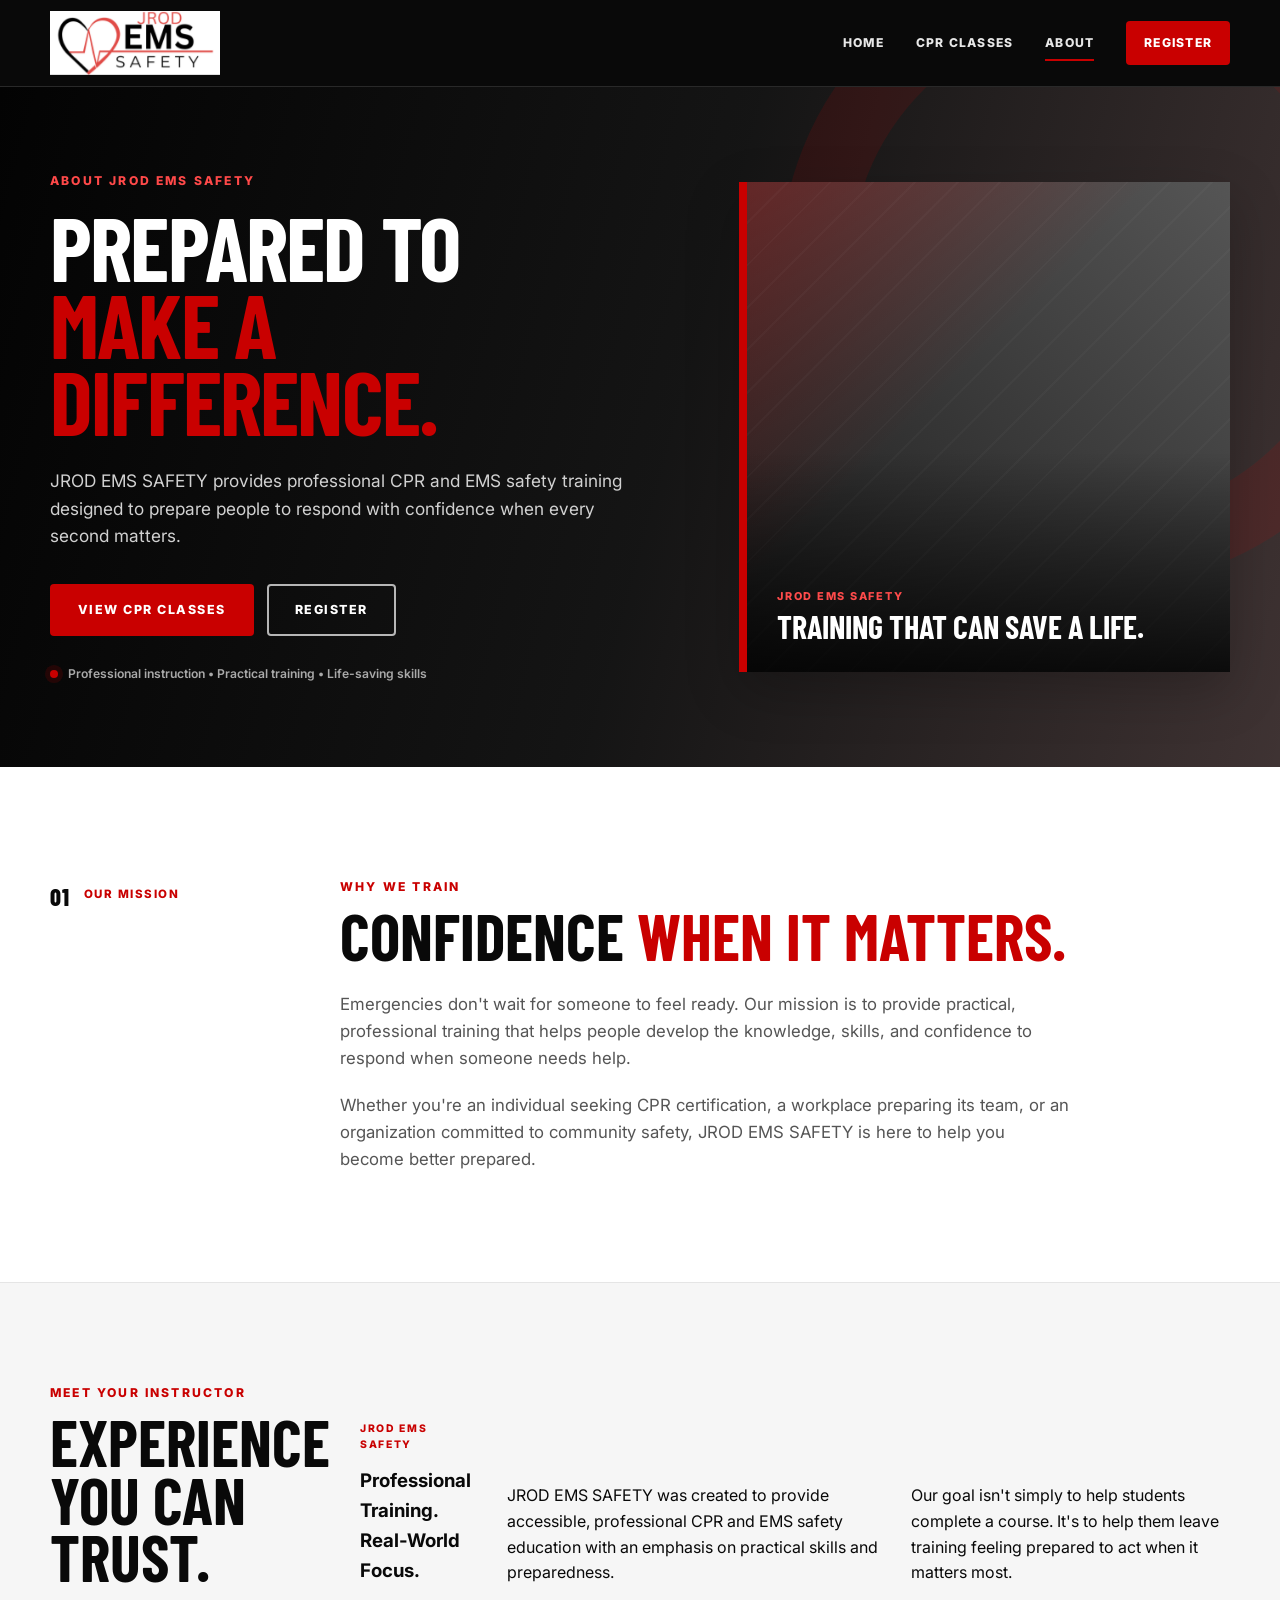
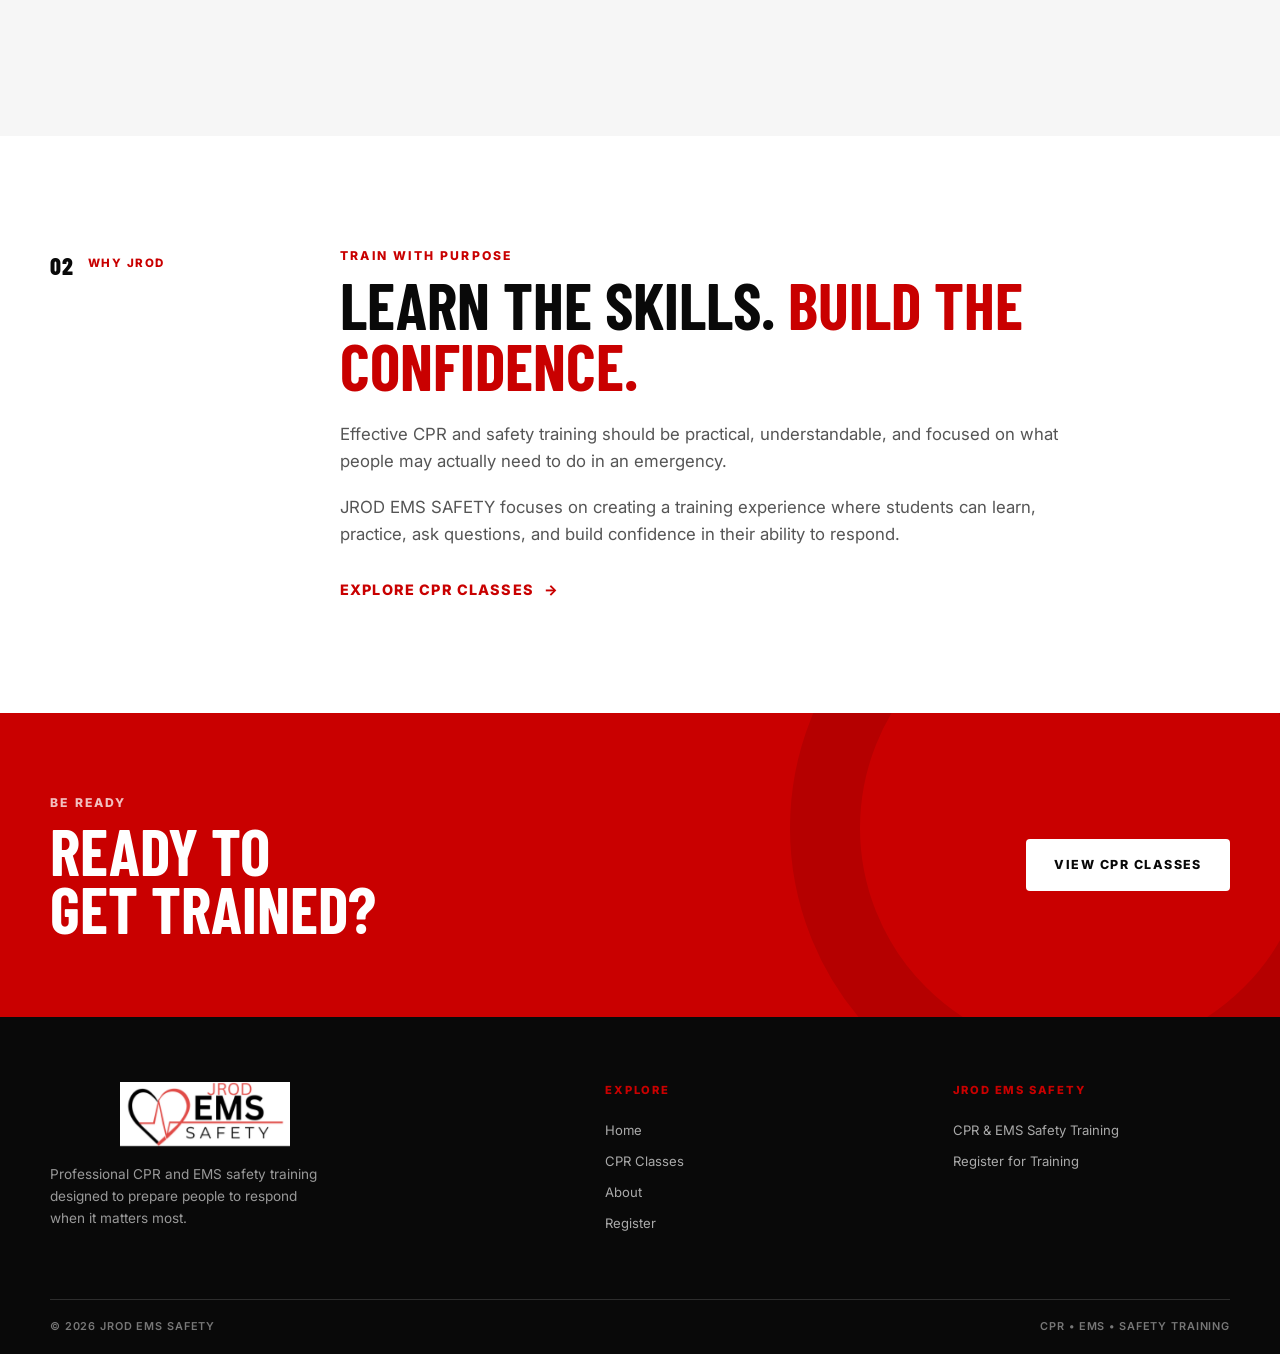
<file: about.html>
<!DOCTYPE html>
<html lang="en">
<head>
  <meta charset="UTF-8">
  <meta name="viewport" content="width=device-width, initial-scale=1.0">

  <meta
    name="description"
    content="Learn about JROD EMS SAFETY, our mission, and our commitment to professional CPR and EMS safety training."
  >

  <title>About | JROD EMS SAFETY</title>

  <!-- Fonts -->
  <link rel="preconnect" href="https://fonts.googleapis.com">
  <link rel="preconnect" href="https://fonts.gstatic.com" crossorigin>

  <link
    href="https://fonts.googleapis.com/css2?family=Barlow+Condensed:wght@500;600;700&family=Inter:wght@400;500;600;700;800&display=swap"
    rel="stylesheet"
  >

  <!-- Existing Site Styles -->
  <link rel="stylesheet" href="style.css">
</head>

<body>

  <!-- =========================================================
       HEADER
  ========================================================== -->
<header class="site-header">
    <div class="header-inner">

        <a href="index.html" class="brand" aria-label="JROD EMS Safety Home">
            <img
                src="images/JROD.png"
                alt="JROD EMS Safety"
                class="brand-logo"
            >
        </a>

        <button
            class="menu-toggle"
            type="button"
            aria-label="Open navigation menu"
            aria-expanded="false"
        >
            <span></span>
            <span></span>
            <span></span>
        </button>

        <nav class="main-nav" aria-label="Main navigation">
            <a href="index.html" >Home</a>
            <a href="classes.html">CPR Classes</a>
            <a href="about.html" class="active">About</a>
            <a href="contact.html" class="nav-register">Register</a>
        </nav>

    </div>
</header>

    <!-- =========================================================
         ABOUT HERO
    ========================================================== -->

    <section class="hero">

      <div class="hero-content">

        <div class="hero-copy">

          <p class="eyebrow">
            ABOUT JROD EMS SAFETY
          </p>

          <h1>
            Prepared to
            <br>
            <span>Make a Difference.</span>
          </h1>

          <p class="hero-text">
            JROD EMS SAFETY provides professional CPR and EMS safety
            training designed to prepare people to respond with
            confidence when every second matters.
          </p>

          <div class="hero-actions">

            <a
              class="btn btn-red"
              href="classes.html"
            >
              View CPR Classes
            </a>

            <a
              class="btn btn-outline"
              href="contact.html"
            >
              Register
            </a>

          </div>

          <div class="hero-trust">

            <span class="trust-dot"></span>

            <span>
              Professional instruction • Practical training • Life-saving skills
            </span>

          </div>

        </div>


        <!-- About Image Area -->

        <div class="hero-visual">

          <div class="hero-photo-placeholder">

            <div class="photo-overlay"></div>

            <div class="photo-caption">

              <span>JROD EMS SAFETY</span>

              <strong>
                Training That Can Save a Life.
              </strong>

            </div>

          </div>

        </div>

      </div>

    </section>


    <!-- =========================================================
         OUR MISSION
    ========================================================== -->

    <section class="mission-section">

      <div class="section-inner">

        <div class="mission-grid">

          <div class="mission-label">

            <span class="section-number">
              01
            </span>

            <span>
              OUR MISSION
            </span>

          </div>


          <div class="mission-copy">

            <p class="section-kicker">
              WHY WE TRAIN
            </p>

            <h2>
              Confidence
              <span>When It Matters.</span>
            </h2>

            <p class="mission-text">
              Emergencies don't wait for someone to feel ready.
              Our mission is to provide practical, professional
              training that helps people develop the knowledge,
              skills, and confidence to respond when someone needs
              help.
            </p>

            <p class="mission-text" style="margin-top: 20px;">
              Whether you're an individual seeking CPR certification,
              a workplace preparing its team, or an organization
              committed to community safety, JROD EMS SAFETY is here
              to help you become better prepared.
            </p>

          </div>

        </div>

      </div>

    </section>


    <!-- =========================================================
         MEET THE INSTRUCTOR
    ========================================================== -->

    <section class="classes-preview">

      <div class="section-inner">

        <div class="section-heading">

          <div>

           <p class="section-kicker">
  MEET YOUR INSTRUCTOR
</p>

<h2>
  Experience
  <br>
  You Can Trust.
</h2>

</div>

<div>

  <span class="card-tag">
    JROD EMS SAFETY
  </span>

  <h3>
    Professional Training.
    Real-World Focus.
  </h3>

</div>

            <p>
              JROD EMS SAFETY was created to provide accessible,
              professional CPR and EMS safety education with an
              emphasis on practical skills and preparedness.
            </p>

            <p style="margin-top: 16px;">
              Our goal isn't simply to help students complete a
              course. It's to help them leave training feeling
              prepared to act when it matters most.
            </p>

          </div>

        </div>

      </div>

    </section>


    <!-- =========================================================
         WHY JROD
    ========================================================== -->

    <section class="mission-section">

      <div class="section-inner">

        <div class="mission-grid">

          <div class="mission-label">

            <span class="section-number">
              02
            </span>

            <span>
              WHY JROD
            </span>

          </div>


          <div class="mission-copy">

            <p class="section-kicker">
              TRAIN WITH PURPOSE
            </p>

            <h2>
              Learn The Skills.
              <span>Build The Confidence.</span>
            </h2>

            <p class="mission-text">
              Effective CPR and safety training should be practical,
              understandable, and focused on what people may actually
              need to do in an emergency.
            </p>

            <p class="mission-text" style="margin-top: 20px;">
              JROD EMS SAFETY focuses on creating a training
              experience where students can learn, practice, ask
              questions, and build confidence in their ability to
              respond.
            </p>

            <a
              class="text-link"
              href="classes.html"
            >
              Explore CPR Classes
              <span>→</span>
            </a>

          </div>

        </div>

      </div>

    </section>


    <!-- =========================================================
         FINAL CTA
    ========================================================== -->

    <section class="final-cta">

      <div class="section-inner">

        <div class="final-cta-inner">

          <div>

            <p class="section-kicker">
              BE READY
            </p>

            <h2>
              Ready To
              <br>
              Get Trained?
            </h2>

          </div>


          <div>

            <a
              class="btn btn-white"
              href="classes.html"
            >
              View CPR Classes
            </a>

          </div>

        </div>

      </div>

    </section>

  </main>


  <!-- =========================================================
       FOOTER
  ========================================================== -->

  <footer class="site-footer">

    <div class="footer-inner">

      <div class="footer-brand">

        <a
          class="brand"
          href="index.html"
          aria-label="JROD EMS SAFETY Home"
        >

          <div class="brand-mark" aria-hidden="true">

            <div class="heart">

              <span class="heart-left"></span>
              <span class="heart-right"></span>

              <span class="heartbeat">
                <span class="pulse-line"></span>
              </span>

            </div>

          </div>

         <div class="brand-wordmark">
    <img src="images/JROD.png" alt="JROD EMS Safety" class="brand-logo">
</div>

        </a>


        <p>
          Professional CPR and EMS safety training designed to
          prepare people to respond when it matters most.
        </p>

      </div>


      <div class="footer-links">

        <h3>
          Explore
        </h3>

        <a href="index.html">
          Home
        </a>

        <a href="classes.html">
          CPR Classes
        </a>

        <a href="about.html">
          About
        </a>

        <a href="contact.html">
          Register
        </a>

      </div>


      <div class="footer-contact">

        <h3>
          JROD EMS SAFETY
        </h3>

        <p>
          CPR & EMS Safety Training
        </p>

        <a href="contact.html">
          Register for Training
        </a>

      </div>

    </div>


    <div class="footer-bottom">

      <span>
        © 2026 JROD EMS SAFETY
      </span>

      <span>
        CPR • EMS • SAFETY TRAINING
      </span>

    </div>

  </footer>


  <!-- =========================================================
       MOBILE MENU
  ========================================================== -->

  <script>

    const menuToggle = document.querySelector(".menu-toggle");
    const mainNav = document.querySelector(".main-nav");

    if (menuToggle && mainNav) {

      menuToggle.addEventListener("click", () => {

        const isOpen = mainNav.classList.toggle("open");

        menuToggle.setAttribute(
          "aria-expanded",
          isOpen
        );

        menuToggle.setAttribute(
          "aria-label",
          isOpen
            ? "Close navigation"
            : "Open navigation"
        );

      });


      // Close menu when a navigation link is selected

      mainNav.querySelectorAll("a").forEach(link => {

        link.addEventListener("click", () => {

          mainNav.classList.remove("open");

          menuToggle.setAttribute(
            "aria-expanded",
            "false"
          );

          menuToggle.setAttribute(
            "aria-label",
            "Open navigation"
          );

        });

      });

    }

  </script>

</body>
</html>
</file>
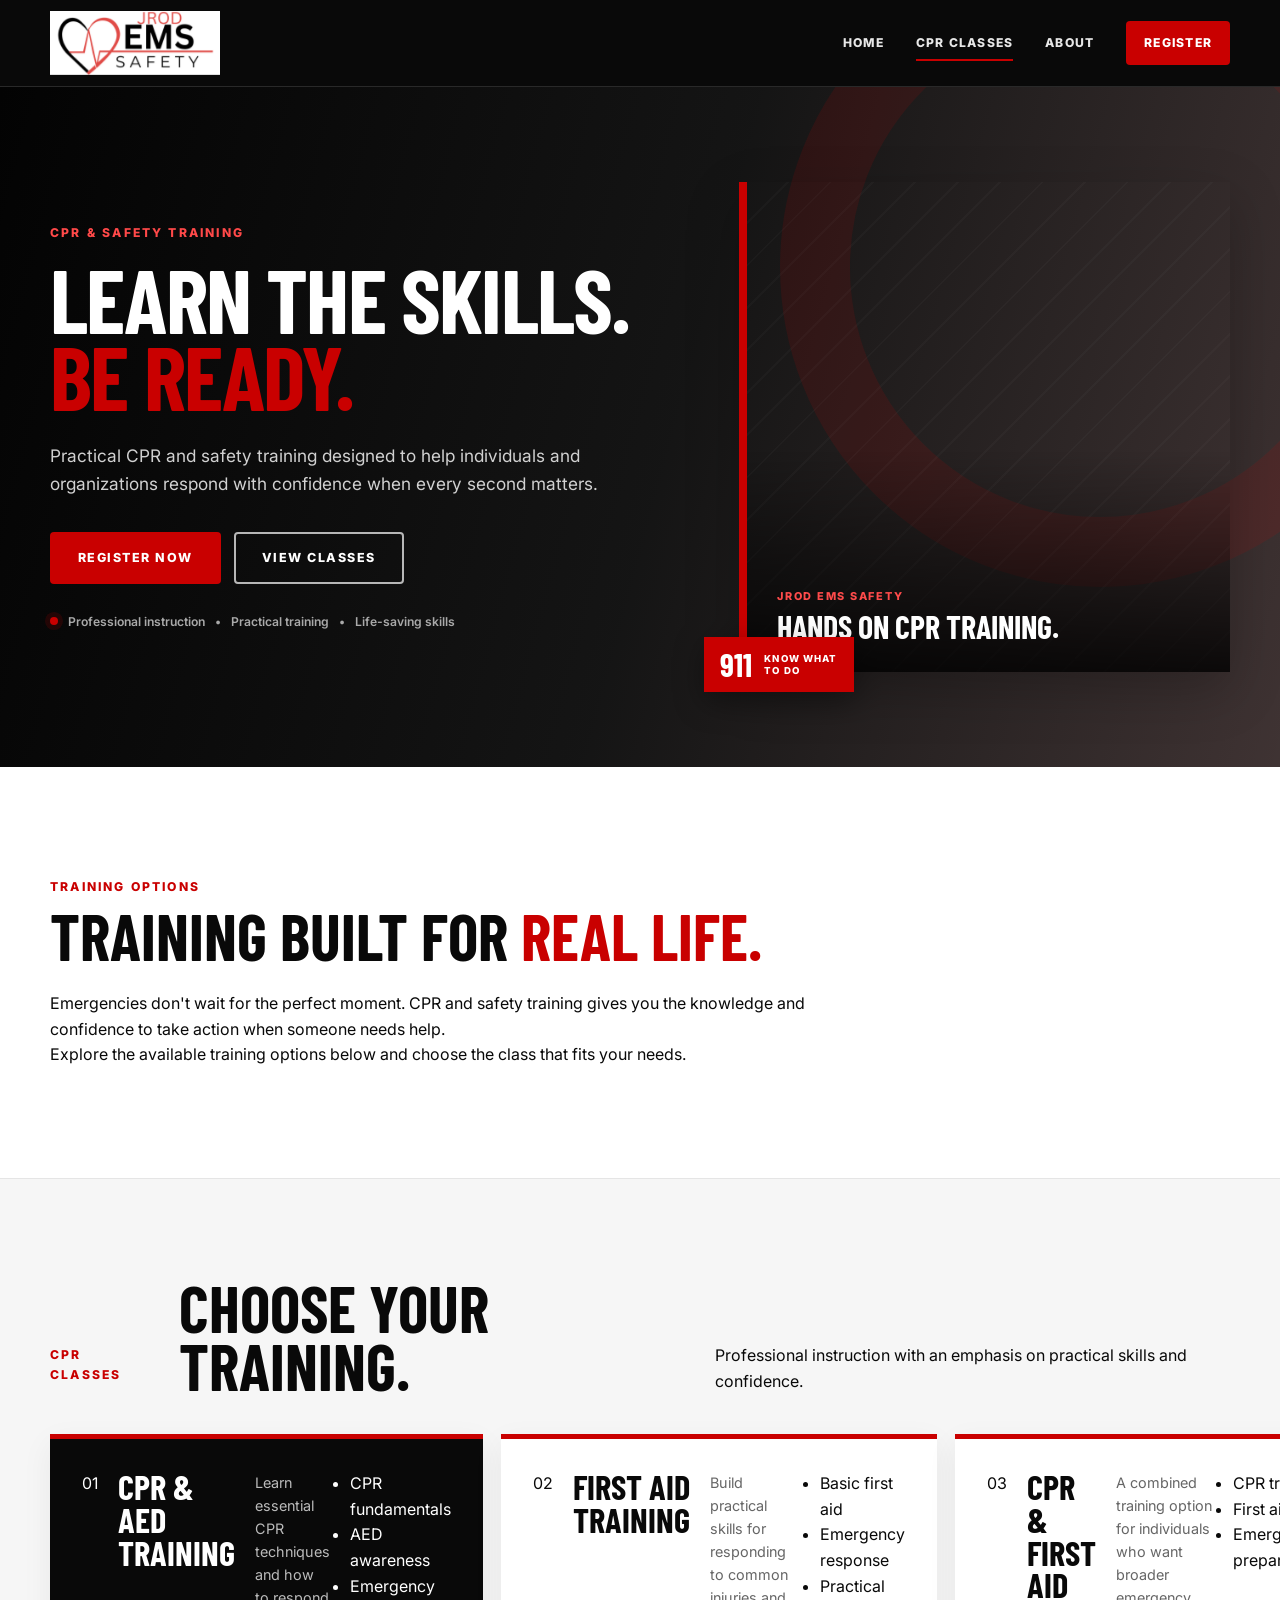
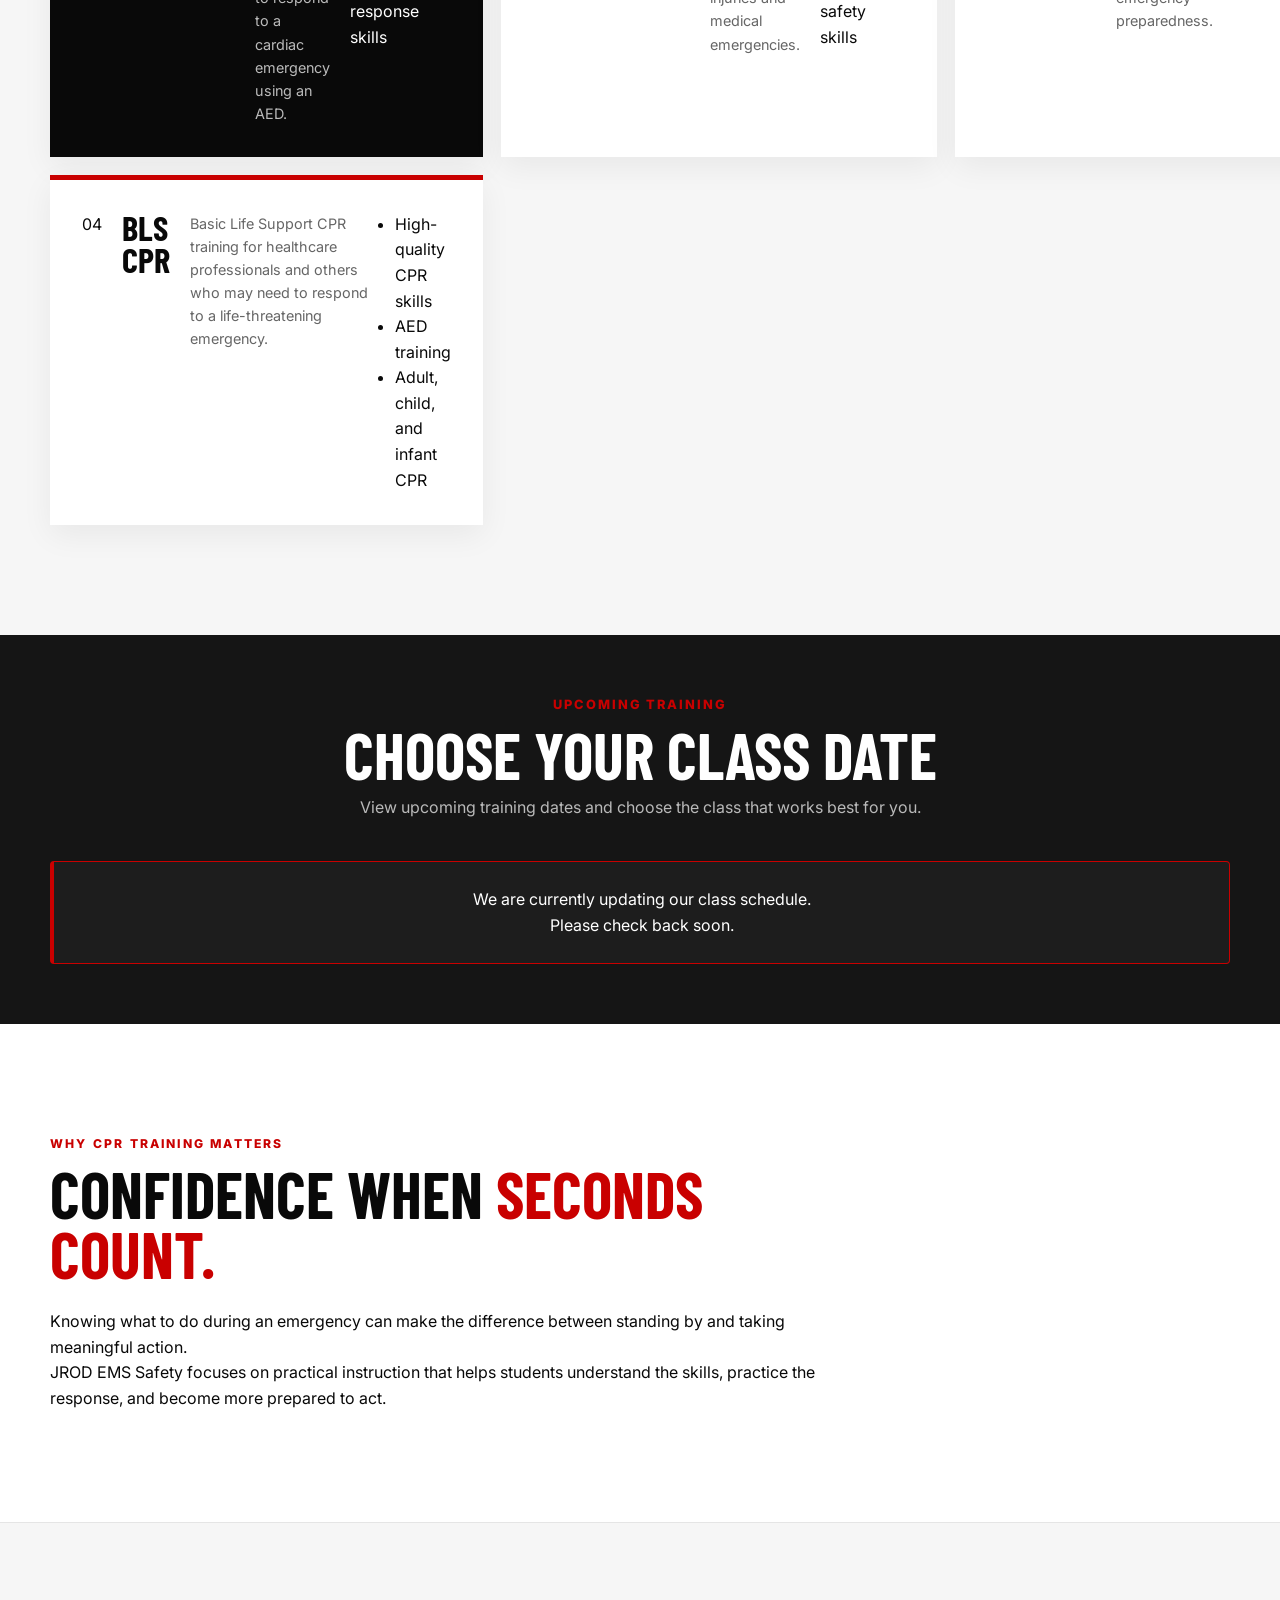
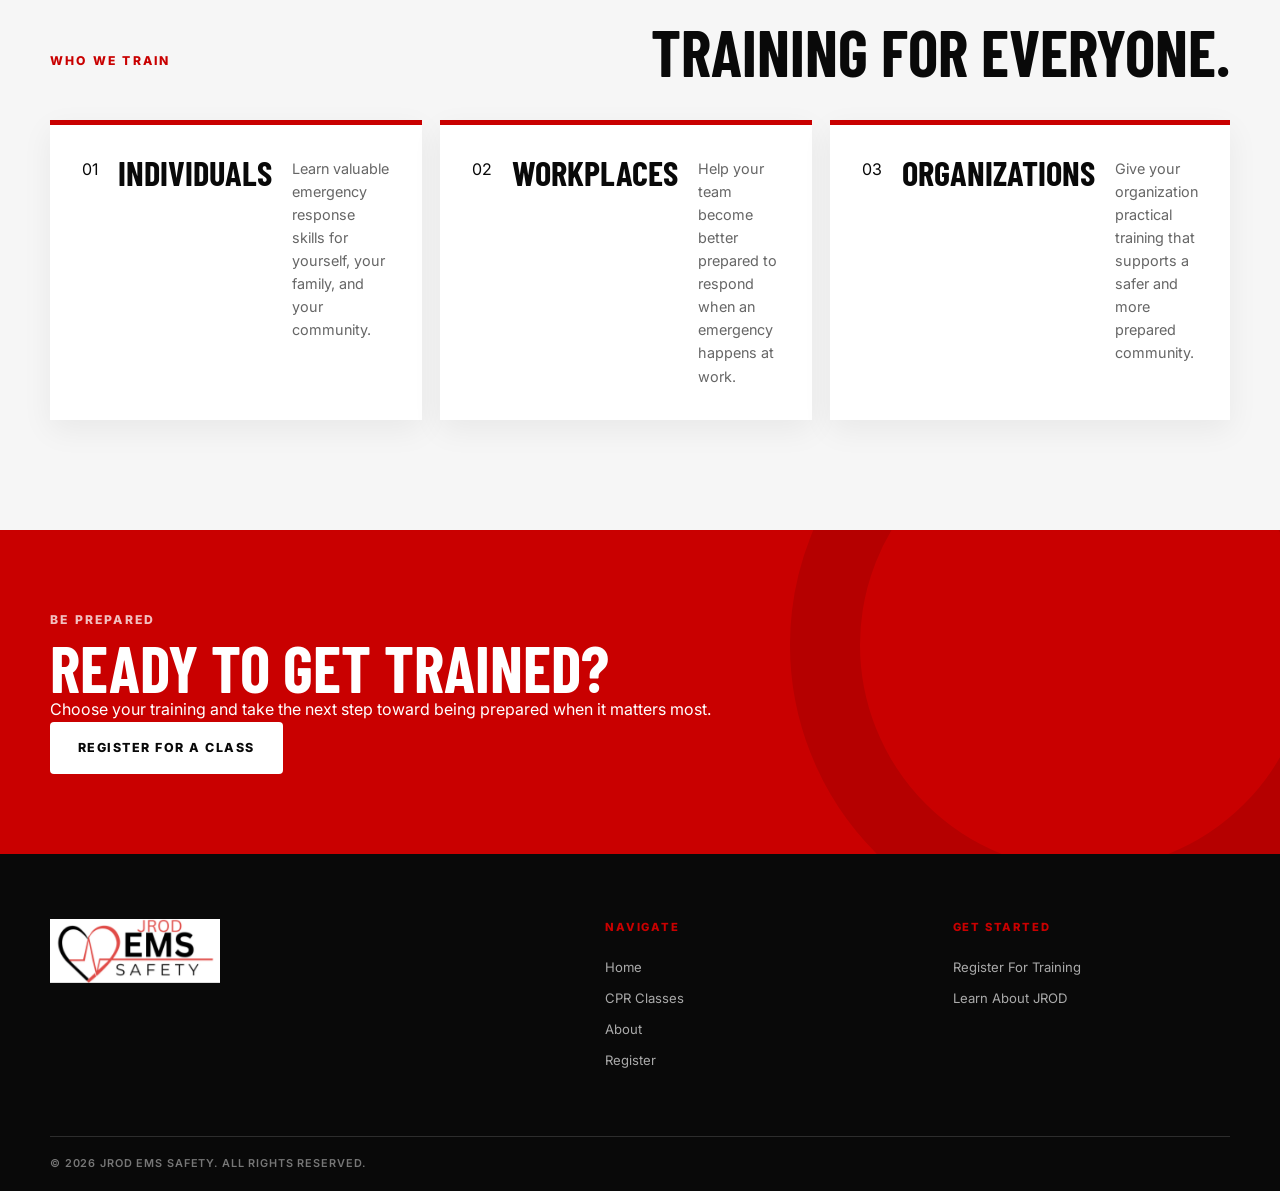
<file: classes.html>
<!DOCTYPE html>
<html lang="en">

<head>
    <meta charset="UTF-8">

    <meta name="viewport" content="width=device-width, initial-scale=1.0">

    <meta
        name="description"
        content="CPR and safety training classes from JROD EMS Safety. Learn practical skills and build the confidence to respond when it matters most."
    >

    <title>CPR Classes | JROD EMS Safety</title>

    <!-- Favicon -->
    <link rel="icon" type="image/jpeg" href="images/JROD.png">

    <!-- Google Fonts -->
    <link rel="preconnect" href="https://fonts.googleapis.com">
    <link rel="preconnect" href="https://fonts.gstatic.com" crossorigin>

    <link
        href="https://fonts.googleapis.com/css2?family=Barlow+Condensed:wght@400;500;600;700;800&family=Inter:wght@400;500;600;700;800&display=swap"
        rel="stylesheet"
    >

    <!-- AOS -->
    <link
        href="https://unpkg.com/aos@2.3.1/dist/aos.css"
        rel="stylesheet"
    >

    <!-- Main Stylesheet -->
    <link rel="stylesheet" href="style.css">
</head>


<body>


<!-- =========================
     SITE HEADER
========================= -->

  <header class="site-header">
    <div class="header-inner">

        <a href="index.html" class="brand" aria-label="JROD EMS Safety Home">
            <img
                src="images/JROD.png"
                alt="JROD EMS Safety"
                class="brand-logo"
            >
        </a>


        <!-- MOBILE MENU -->
        <button
            class="menu-toggle"
            type="button"
            aria-label="Open navigation menu"
            aria-expanded="false"
        >

            <span></span>
            <span></span>
            <span></span>

        </button>


        <!-- NAVIGATION -->
        <nav
            class="main-nav"
            aria-label="Main navigation"
        >

            <a href="index.html">
                Home
            </a>

            <a
                href="classes.html"
                class="active"
            >
                CPR Classes
            </a>

            <a href="about.html">
                About
            </a>

            <a
                href="contact.html"
                class="nav-register"
            >
                Register
            </a>

        </nav>

    </div>

</header>



<!-- =========================
     CLASSES HERO
========================= -->

<main>


<section class="hero">

    <div class="hero-content">

        <div
            class="hero-copy"
            data-aos="fade-right"
        >

            <div class="eyebrow">
                CPR & Safety Training
            </div>


            <h1>
                Learn The Skills.
                <span>Be Ready.</span>
            </h1>


            <p class="hero-text">
                Practical CPR and safety training designed to help
                individuals and organizations respond with confidence
                when every second matters.
            </p>


            <div class="hero-actions">

                <a
                    href="contact.html"
                    class="btn btn-red"
                >
                    Register Now
                </a>

                <a
                    href="#classes"
                    class="btn btn-outline"
                >
                    View Classes
                </a>

            </div>


            <div class="hero-trust">

                <span class="trust-dot"></span>

                Professional instruction

                <span>•</span>

                Practical training

                <span>•</span>

                Life-saving skills

            </div>

        </div>



       <!-- OWNER PHOTO (with Unsplash image) -->
<div class="hero-visual">

  <div class="hero-photo-placeholder"
       style="background-image: url('https://images.unsplash.com/photo-1755549746563-a7c0a391af36?q=80&w=1887&auto=format&fit=crop&ixlib=rb-4.1.0&ixid=M3wxMjA3fDB8MHxwaG90by1wYWdlfHx8fGVufDB8fHx8fA%3D%3D'); 
              background-size: cover; 
              background-position: center;">
    
    <div class="photo-overlay"></div>

    <div class="photo-caption">
      <span>JROD EMS SAFETY</span>
      <strong>Hands On CPR Training.</strong>
    </div>
  </div>

  <!-- BADGE MOVED DOWN -->
  <div class="emergency-badge" style="bottom:-20px;">
    <span class="badge-number">911</span>
    <span class="badge-label">KNOW WHAT<br>TO DO</span>
  </div>

</div>
</section>


<!-- =========================
     INTRODUCTION
========================= -->

<section
    class="mission-section"
    id="classes"
>

    <div class="section-inner">

        <div
            class="mission-copy"
            data-aos="fade-up"
        >

            <div class="section-kicker">
                Training Options
            </div>

            <h2>
                Training Built For
                <span>Real Life.</span>
            </h2>

            <p>
                Emergencies don't wait for the perfect moment.
                CPR and safety training gives you the knowledge
                and confidence to take action when someone needs
                help.
            </p>

            <p>
                Explore the available training options below and
                choose the class that fits your needs.
            </p>

        </div>

    </div>

</section>



<!-- =========================
     CLASS CARDS
========================= -->

<section class="classes-preview">

    <div class="section-inner">

        <div
            class="section-heading"
            data-aos="fade-up"
        >

            <div class="section-kicker">
                CPR Classes
            </div>

            <h2>
                Choose Your
                <span>Training.</span>
            </h2>

            <p>
                Professional instruction with an emphasis on
                practical skills and confidence.
            </p>

        </div>



        <div class="class-cards">


         <!-- CLASS 1 -->
<article class="class-card class-card-dark" data-aos="fade-up" data-aos-delay="100">
    <div class="class-number">01</div>

    <h3>CPR & AED Training</h3>

    <p>
        Learn essential CPR techniques and how to respond to a cardiac emergency using an AED.
    </p>

    <ul>
        <li>CPR fundamentals</li>
        <li>AED awareness</li>
        <li>Emergency response skills</li>
    </ul>
</article>

<!-- CLASS 2 -->
<article class="class-card" data-aos="fade-up" data-aos-delay="200">
    <div class="class-number">02</div>

    <h3>First Aid Training</h3>

    <p>
        Build practical skills for responding to common injuries and medical emergencies.
    </p>

    <ul>
        <li>Basic first aid</li>
        <li>Emergency response</li>
        <li>Practical safety skills</li>
    </ul>
</article>

<!-- CLASS 3 -->
<article class="class-card" data-aos="fade-up" data-aos-delay="300">
    <div class="class-number">03</div>

    <h3>CPR & First Aid</h3>

    <p>
        A combined training option for individuals who want broader emergency preparedness.
    </p>

    <ul>
        <li>CPR training</li>
        <li>First aid skills</li>
        <li>Emergency preparedness</li>
    </ul>
</article>

<!-- CLASS 4 -->
<article class="class-card" data-aos="fade-up" data-aos-delay="400">
    <div class="class-number">04</div>

    <h3>BLS CPR</h3>

    <p>
        Basic Life Support CPR training for healthcare professionals and others who may need to respond to a life-threatening emergency.
    </p>

    <ul>
        <li>High-quality CPR skills</li>
        <li>AED training</li>
        <li>Adult, child, and infant CPR</li>
    </ul>
</article>

</div> <!-- end .class-cards -->
</div> <!-- end .section-inner -->
</section>

<!-- =========================
     UPCOMING CLASSES
========================= -->
<section class="schedule-section" id="schedule">

    <div class="section-heading">
        <span class="eyebrow">UPCOMING TRAINING</span>

        <h2>Choose Your Class Date</h2>

        <p>View upcoming training dates and choose the class that works best for you.</p>
    </div>

    <div id="schedule-grid" class="schedule-grid">
        <div class="schedule-loading">Loading upcoming classes...</div>
    </div>

</section>

<!-- =========================
     WHY TRAINING MATTERS
========================= -->
<section class="mission-section">
    <div class="section-inner">

        <div class="mission-copy" data-aos="fade-right">

            <div class="section-kicker">Why CPR Training Matters</div>

            <h2>
                Confidence When
                <span>Seconds Count.</span>
            </h2>

            <p>
                Knowing what to do during an emergency can make the difference between standing by and taking meaningful action.
            </p>

            <p>
                JROD EMS Safety focuses on practical instruction that helps students understand the skills, practice the response,
                and become more prepared to act.
            </p>

        </div>

    </div>
</section>

<!-- =========================
     WHO SHOULD TRAIN
========================= -->
<section class="classes-preview">
    <div class="section-inner">

        <div class="section-heading" data-aos="fade-up">
            <div class="section-kicker">Who We Train</div>

            <h2>
                Training For
                <span>Everyone.</span>
            </h2>
        </div>

        <div class="class-cards">

            <article class="class-card" data-aos="fade-up">
                <div class="class-number">01</div>

                <h3>Individuals</h3>

                <p>
                    Learn valuable emergency response skills for yourself, your family, and your community.
                </p>
            </article>

            <article class="class-card" data-aos="fade-up" data-aos-delay="100">
                <div class="class-number">02</div>

                <h3>Workplaces</h3>

                <p>
                    Help your team become better prepared to respond when an emergency happens at work.
                </p>
            </article>

            <article class="class-card" data-aos="fade-up" data-aos-delay="200">
                <div class="class-number">03</div>

                <h3>Organizations</h3>

                <p>
                    Give your organization practical training that supports a safer and more prepared community.
                </p>
            </article>

        </div>

    </div>
</section>

<!-- =========================
     FINAL CTA
========================= -->
<section class="final-cta">
    <div class="section-inner">

        <div class="final-cta-content" data-aos="fade-up">
            <div class="section-kicker">Be Prepared</div>

            <h2>
                Ready To Get
                <span>Trained?</span>
            </h2>

            <p>
                Choose your training and take the next step toward being prepared when it matters most.
            </p>

            <a href="contact.html" class="btn btn-white">
                Register For A Class
            </a>
        </div>

    </div>
</section>

</main>

<!-- =========================
     FOOTER
========================= -->
<footer class="site-footer">
    <div class="footer-inner">

        <div class="footer-brand">
            <a href="index.html" aria-label="JROD EMS Safety Home">
                <img src="images/JROD.png" alt="JROD EMS Safety" class="brand-logo">
            </a>
        </div>

        <div class="footer-links">
            <h3>Navigate</h3>
            <a href="index.html">Home</a>
            <a href="classes.html">CPR Classes</a>
            <a href="about.html">About</a>
            <a href="contact.html">Register</a>
        </div>

        <div class="footer-links">
            <h3>Get Started</h3>
            <a href="contact.html">Register For Training</a>
            <a href="about.html">Learn About JROD</a>
        </div>

    </div>

    <div class="footer-bottom">
        <p>© 2026 JROD EMS Safety. All rights reserved.</p>
    </div>
</footer>

<!-- =========================
     AOS
========================= -->
<script src="https://unpkg.com/aos@2.3.1/dist/aos.js"></script>
<script>
    AOS.init({
        duration: 700,
        once: true,
        offset: 80
    });
</script>

<!-- =========================
     MOBILE NAVIGATION
========================= -->
<script>
    const menuToggle = document.querySelector('.menu-toggle');
    const mainNav = document.querySelector('.main-nav');

    if (menuToggle && mainNav) {
        menuToggle.addEventListener('click', () => {
            const isOpen = mainNav.classList.toggle('open');
            menuToggle.classList.toggle('open', isOpen);
            menuToggle.setAttribute('aria-expanded', isOpen ? 'true' : 'false');
        });

        mainNav.querySelectorAll('a').forEach(link => {
            link.addEventListener('click', () => {
                mainNav.classList.remove('open');
                menuToggle.classList.remove('open');
                menuToggle.setAttribute('aria-expanded', 'false');
            });
        });
    }
</script>

</body>
</html>

<!-- =========================
     JROD EMS SAFETY
     GOOGLE SHEET CLASS SCHEDULE
========================= -->
<script>
const SCHEDULE_SHEET_URL =
    "https://docs.google.com/spreadsheets/d/1c_-u1a-Eb4saxsH6GHZEd09tm9hNf6Rmx9rAKrAAZMk/gviz/tq?tqx=out:csv";

async function loadSchedule() {
    const scheduleGrid = document.getElementById("schedule-grid");

    if (!scheduleGrid) {
        console.error("Schedule container not found.");
        return;
    }

    try {
        console.log("Loading JROD class schedule...");

        const response = await fetch(SCHEDULE_SHEET_URL);

        if (!response.ok) {
            throw new Error("Google Sheet returned HTTP " + response.status);
        }

        const csvText = await response.text();
        console.log("Google Sheet data received.");
        console.log(csvText);

        const classes = parseCSV(csvText);
        console.log("Classes found:", classes);

        // Filter active classes
        const activeClasses = classes.filter(classItem => {
            const active = String(classItem.Active || "").trim().toLowerCase();
            return active === "yes" || active === "true" || active === "1";
        });

        // Sort by date
        activeClasses.sort((a, b) => new Date(a.Date) - new Date(b.Date));

        // No active classes
        if (activeClasses.length === 0) {
            scheduleGrid.innerHTML = `
                <div class="schedule-empty">
                    <strong>No upcoming classes are currently scheduled.</strong>
                    <br>
                    Please check back soon.
                </div>
            `;
            return;
        }

        // Build schedule cards
        scheduleGrid.innerHTML = activeClasses.map(classItem => {
            const date = new Date(classItem.Date);

            const month = date.toLocaleDateString("en-US", { month: "short" }).toUpperCase();
            const day = date.toLocaleDateString("en-US", { day: "numeric" });

            const formattedDate = date.toLocaleDateString("en-US", {
                weekday: "long",
                month: "long",
                day: "numeric"
            });

            return `
                <div class="schedule-card">

                    <div class="schedule-date">
                        <span class="month">${month}</span>
                        <span class="day">${day}</span>
                    </div>

                    <div class="schedule-info">
                        <h3>${escapeHTML(classItem.Class)}</h3>

                        <p>
                            <strong>
                                ${formattedDate} • ${escapeHTML(classItem.Time)}
                            </strong>
                        </p>

                        <p class="class-description">
                            ${escapeHTML(classItem.Description)}
                        </p>

                        <p class="class-location">
                            ${escapeHTML(classItem.Location)}
                        </p>
                    </div>

                    <a href="contact.html" class="btn btn-red" style="color:white; font-size:1.05rem;">
                        Register
                    </a>

                </div>
            `;
        }).join("");

        console.log("JROD schedule loaded successfully.");
    }

    catch (error) {
        console.error("JROD schedule error:", error);

        scheduleGrid.innerHTML = `
            <div class="schedule-error">
                We are currently updating our class schedule.
                <br>
                Please check back soon.
            </div>
        `;
    }
}

/* =========================
   CSV PARSER
   Handles commas inside quoted cells
========================= */
function parseCSV(csv) {
    const rows = [];
    let row = [];
    let value = "";
    let insideQuotes = false;

    for (let i = 0; i < csv.length; i++) {
        const character = csv[i];
        const nextCharacter = csv[i + 1];

        if (character === '"' && insideQuotes && nextCharacter === '"') {
            value += '"';
            i++;
        }
        else if (character === '"') {
            insideQuotes = !insideQuotes;
        }
        else if (character === "," && !insideQuotes) {
            row.push(value.trim());
            value = "";
        }
        else if ((character === "\n" || character === "\r") && !insideQuotes) {
            if (character === "\r" && nextCharacter === "\n") {
                i++;
            }

            row.push(value.trim());
            value = "";

            if (row.some(cell => cell !== "")) {
                rows.push(row);
            }

            row = [];
        }
        else {
            value += character;
        }
    }

    if (value !== "" || row.length > 0) {
        row.push(value.trim());
        rows.push(row);
    }

    if (rows.length < 2) return [];

    const headers = rows[0].map(header => header.trim());

    return rows.slice(1).map(values => {
        const item = {};
        headers.forEach((header, index) => {
            item[header] = values[index] || "";
        });
        return item;
    });
}

/* =========================
   SECURITY HELPER
========================= */
function escapeHTML(value) {
    return String(value || "")
        .replace(/&/g, "&amp;")
        .replace(/</g, "&lt;")
        .replace(/>/g, "&gt;")
        .replace(/"/g, "&quot;")
        .replace(/'/g, "&#039;");
}

/* =========================
   LOAD SCHEDULE
========================= */
loadSchedule();
</script>
</file>
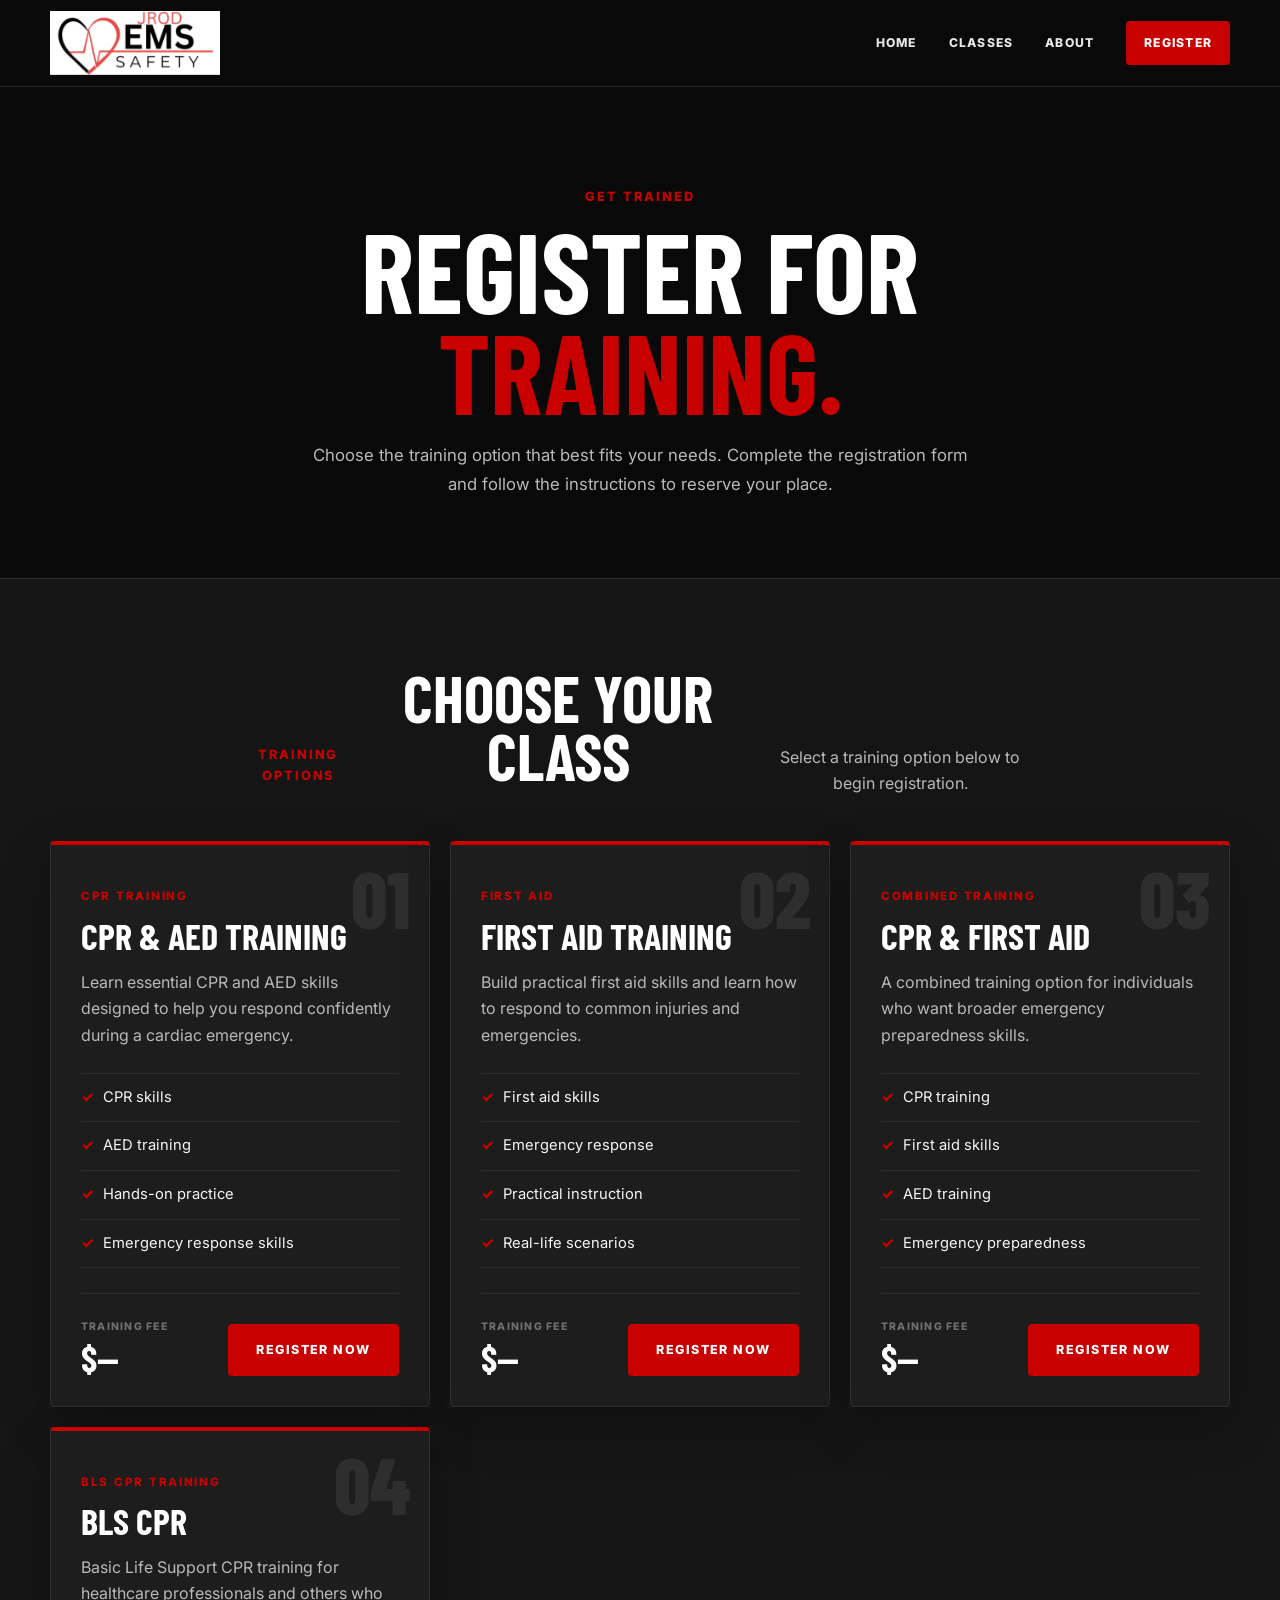
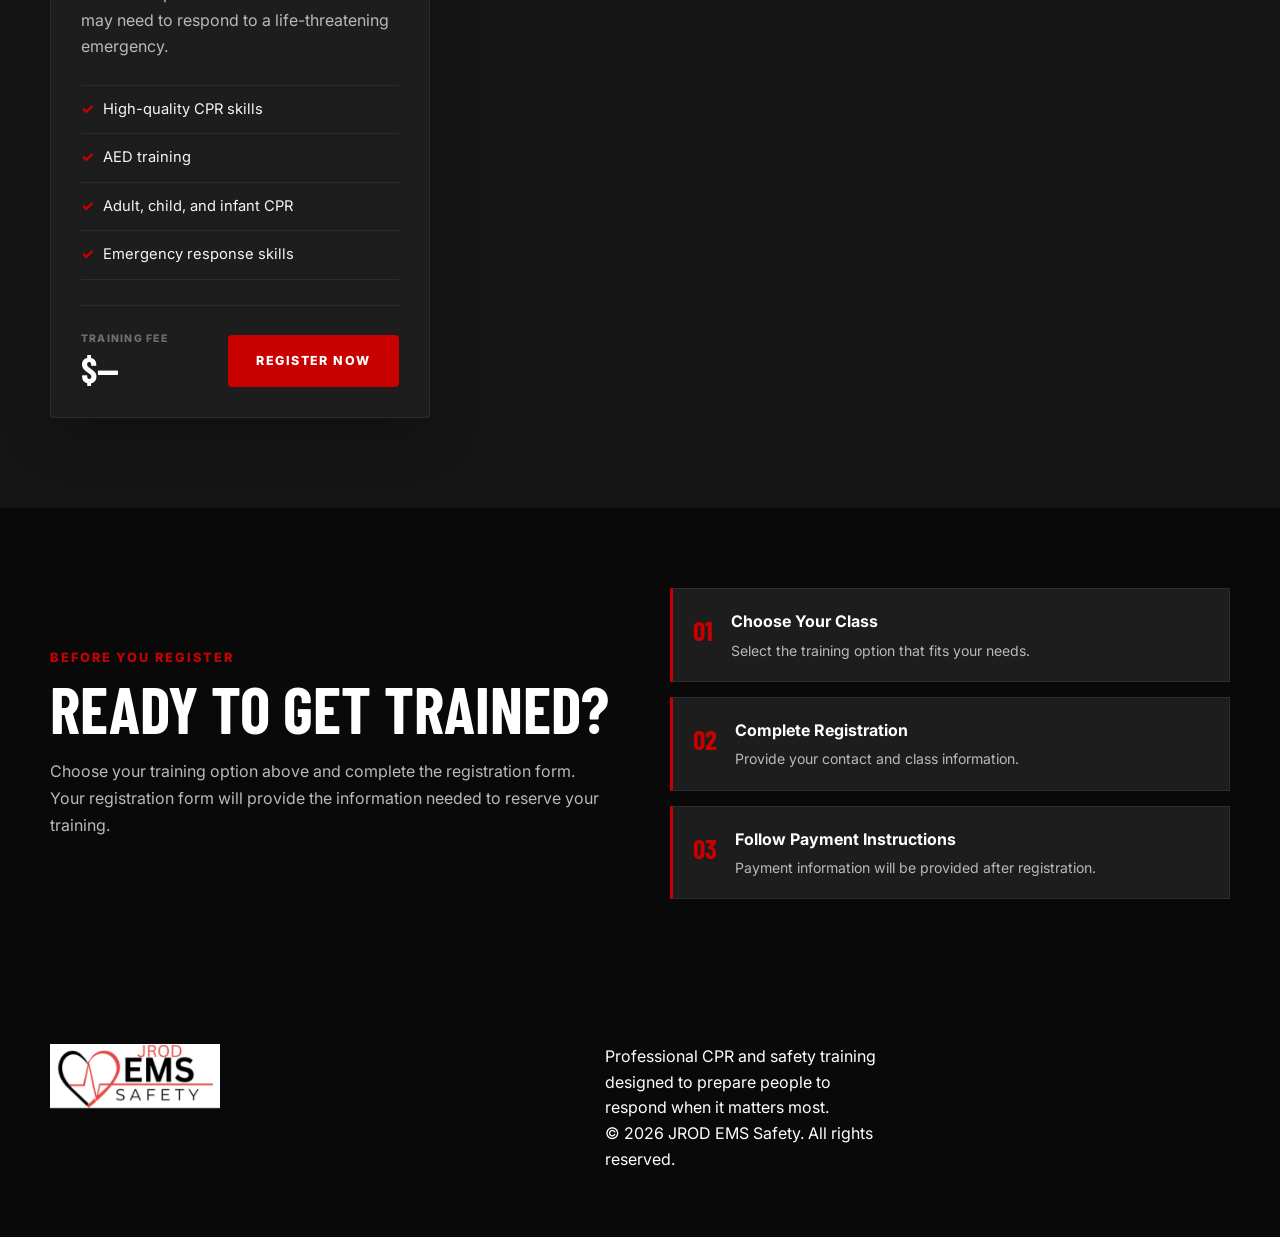
<file: contact.html>
<!DOCTYPE html>
<html lang="en">

<head>

    <meta charset="UTF-8">
    <meta name="viewport" content="width=device-width, initial-scale=1.0">

    <title>Register | JROD EMS Safety</title>

    <meta
        name="description"
        content="Register for CPR, First Aid, and emergency safety training with JROD EMS Safety."
    >

    <!-- Fonts -->
    <link rel="preconnect" href="https://fonts.googleapis.com">

    <link
        href="https://fonts.googleapis.com/css2?family=Barlow+Condensed:wght@500;600;700;800&family=Inter:wght@400;500;600;700;800&display=swap"
        rel="stylesheet"
    >

    <!-- AOS -->
    <link
        href="https://unpkg.com/aos@2.3.1/dist/aos.css"
        rel="stylesheet"
    >

    <!-- Main CSS -->
    <link rel="stylesheet" href="style.css">

</head>


<body>


<!-- =========================================================
     HEADER
========================================================= -->

<header class="site-header">

    <div class="header-inner">

        <a
            href="index.html"
            class="brand"
            aria-label="JROD EMS Safety Home"
        >

            <div class="brand-wordmark">

                <img
                    src="images/JROD.png"
                    alt="JROD EMS Safety"
                    class="brand-logo"
                >

            </div>

        </a>


        <nav class="main-nav" id="main-nav">

            <a href="index.html">
                Home
            </a>

            <a href="classes.html">
                Classes
            </a>

            <a href="about.html">
                About
            </a>

            <a
                href="contact.html"
                class="active nav-register"
            >
                Register
            </a>

        </nav>


        <button
            class="menu-toggle"
            id="menu-toggle"
            aria-label="Open navigation"
            aria-expanded="false"
        >

            <span></span>
            <span></span>
            <span></span>

        </button>

    </div>

</header>



<!-- =========================================================
     REGISTRATION HERO
========================================================= -->

<main>

<section class="page-hero">

    <div
        class="page-hero-inner"
        data-aos="fade-up"
    >

        <span class="eyebrow">
            GET TRAINED
        </span>

        <h1>
            Register For
            <span>Training.</span>
        </h1>

        <p>
            Choose the training option that best fits your needs.
            Complete the registration form and follow the instructions
            to reserve your place.
        </p>

    </div>

</section>



<!-- =========================================================
     REGISTRATION OPTIONS
========================================================= -->

<section class="registration-section">

    <div class="section-heading">

        <span class="eyebrow">
            TRAINING OPTIONS
        </span>

        <h2>
            Choose Your Class
        </h2>

        <p>
            Select a training option below to begin registration.
        </p>

    </div>


    <div class="registration-grid">


        <!-- =================================================
             CPR & AED
        ================================================== -->

        <article
            class="registration-card"
            data-aos="fade-up"
            data-aos-delay="0"
        >

            <div class="registration-number">
                01
            </div>

            <div class="registration-card-content">

                <span class="registration-label">
                    CPR TRAINING
                </span>

                <h3>
                    CPR & AED Training
                </h3>

                <p>
                    Learn essential CPR and AED skills designed
                    to help you respond confidently during a
                    cardiac emergency.
                </p>


                <ul class="registration-features">

                    <li>
                        CPR skills
                    </li>

                    <li>
                        AED training
                    </li>

                    <li>
                        Hands-on practice
                    </li>

                    <li>
                        Emergency response skills
                    </li>

                </ul>


                <div class="registration-bottom">

                    <div class="registration-price">

                        <span>
                            TRAINING FEE
                        </span>

                        <strong>
                            $—
                        </strong>

                    </div>


                    <!-- REPLACE WITH CPR GOOGLE FORM LINK -->

                    <a
                        href="YOUR_CPR_GOOGLE_FORM_LINK"
                        class="btn btn-red registration-btn"
                        target="_blank"
                        rel="noopener"
                    >
                        Register Now
                    </a>

                </div>

            </div>

        </article>



        <!-- =================================================
             FIRST AID
        ================================================== -->

        <article
            class="registration-card"
            data-aos="fade-up"
            data-aos-delay="100"
        >

            <div class="registration-number">
                02
            </div>

            <div class="registration-card-content">

                <span class="registration-label">
                    FIRST AID
                </span>

                <h3>
                    First Aid Training
                </h3>

                <p>
                    Build practical first aid skills and learn
                    how to respond to common injuries and
                    emergencies.
                </p>


                <ul class="registration-features">

                    <li>
                        First aid skills
                    </li>

                    <li>
                        Emergency response
                    </li>

                    <li>
                        Practical instruction
                    </li>

                    <li>
                        Real-life scenarios
                    </li>

                </ul>


                <div class="registration-bottom">

                    <div class="registration-price">

                        <span>
                            TRAINING FEE
                        </span>

                        <strong>
                            $—
                        </strong>

                    </div>


                    <!-- REPLACE WITH FIRST AID GOOGLE FORM LINK -->

                    <a
                        href="YOUR_FIRST_AID_GOOGLE_FORM_LINK"
                        class="btn btn-red registration-btn"
                        target="_blank"
                        rel="noopener"
                    >
                        Register Now
                    </a>

                </div>

            </div>

        </article>



        <!-- =================================================
             CPR & FIRST AID
        ================================================== -->

        <article
            class="registration-card"
            data-aos="fade-up"
            data-aos-delay="200"
        >

            <div class="registration-number">
                03
            </div>

            <div class="registration-card-content">

                <span class="registration-label">
                    COMBINED TRAINING
                </span>

                <h3>
                    CPR & First Aid
                </h3>

                <p>
                    A combined training option for individuals
                    who want broader emergency preparedness
                    skills.
                </p>


                <ul class="registration-features">

                    <li>
                        CPR training
                    </li>

                    <li>
                        First aid skills
                    </li>

                    <li>
                        AED training
                    </li>

                    <li>
                        Emergency preparedness
                    </li>

                </ul>


                <div class="registration-bottom">

                    <div class="registration-price">

                        <span>
                            TRAINING FEE
                        </span>

                        <strong>
                            $—
                        </strong>

                    </div>


                    <!-- REPLACE WITH COMBINED GOOGLE FORM LINK -->

                    <a
                        href="YOUR_CPR_FIRST_AID_GOOGLE_FORM_LINK"
                        class="btn btn-red registration-btn"
                        target="_blank"
                        rel="noopener"
                    >
                        Register Now
                    </a>

                </div>

            </div>

        </article>

                <!-- =================================================
             BLS CPR
        ================================================== -->

        <article
            class="registration-card"
            data-aos="fade-up"
            data-aos-delay="300"
        >

            <div class="registration-number">
                04
            </div>

            <div class="registration-card-content">

                <span class="registration-label">
                    BLS CPR TRAINING
                </span>

                <h3>
                    BLS CPR
                </h3>

                <p>
                    Basic Life Support CPR training for
                    healthcare professionals and others
                    who may need to respond to a
                    life-threatening emergency.
                </p>


                <ul class="registration-features">

                    <li>
                        High-quality CPR skills
                    </li>

                    <li>
                        AED training
                    </li>

                    <li>
                        Adult, child, and infant CPR
                    </li>

                    <li>
                        Emergency response skills
                    </li>

                </ul>


                <div class="registration-bottom">

                    <div class="registration-price">

                        <span>
                            TRAINING FEE
                        </span>

                        <strong>
                            $—
                        </strong>

                    </div>


                    <!-- REPLACE WITH BLS GOOGLE FORM LINK -->

                    <a
                        href="YOUR_BLS_CPR_GOOGLE_FORM_LINK"
                        class="btn btn-red registration-btn"
                        target="_blank"
                        rel="noopener"
                    >
                        Register Now
                    </a>

                </div>

            </div>

        </article>


    </div>

</section>



<!-- =========================================================
     REGISTRATION INFORMATION
========================================================= -->

<section class="registration-info-section">

    <div
        class="registration-info"
        data-aos="fade-up"
    >

        <div class="registration-info-copy">

            <span class="eyebrow">
                BEFORE YOU REGISTER
            </span>

            <h2>
                Ready To Get Trained?
            </h2>

            <p>
                Choose your training option above and complete
                the registration form. Your registration form
                will provide the information needed to reserve
                your training.
            </p>

        </div>


        <div class="registration-steps">

            <div class="registration-step">

                <span>01</span>

                <div>
                    <strong>
                        Choose Your Class
                    </strong>

                    <p>
                        Select the training option that fits
                        your needs.
                    </p>
                </div>

            </div>


            <div class="registration-step">

                <span>02</span>

                <div>
                    <strong>
                        Complete Registration
                    </strong>

                    <p>
                        Provide your contact and class information.
                    </p>

                </div>

            </div>


            <div class="registration-step">

                <span>03</span>

                <div>
                    <strong>
                        Follow Payment Instructions
                    </strong>

                    <p>
                        Payment information will be provided
                        after registration.
                    </p>

                </div>

            </div>

        </div>

    </div>

</section>


</main>



<!-- =========================================================
     FOOTER
========================================================= -->

<footer class="site-footer">

    <div class="footer-inner">

        <div class="footer-brand">

            <a
                href="index.html"
                aria-label="JROD EMS Safety Home"
            >

                <img
                    src="images/JROD.png"
                    alt="JROD EMS Safety"
                    class="brand-logo"
                >

            </a>

        </div>


        <div class="footer-copy">

            <p>
                Professional CPR and safety training
                designed to prepare people to respond
                when it matters most.
            </p>

            <p class="copyright">
                © 2026 JROD EMS Safety. All rights reserved.
            </p>

        </div>

    </div>

</footer>



<!-- =========================================================
     AOS
========================================================= -->

<script src="https://unpkg.com/aos@2.3.1/dist/aos.js"></script>


<script>

AOS.init({
    duration: 700,
    once: true
});


/* =========================================================
   MOBILE NAVIGATION
========================================================= */

const menuToggle = document.getElementById("menu-toggle");
const mainNav = document.getElementById("main-nav");


if (menuToggle && mainNav) {

    menuToggle.addEventListener("click", () => {

        const isOpen =
            mainNav.classList.toggle("open");

        menuToggle.classList.toggle("open");

        menuToggle.setAttribute(
            "aria-expanded",
            isOpen
        );

    });

}

</script>


</body>

</html>
</file>
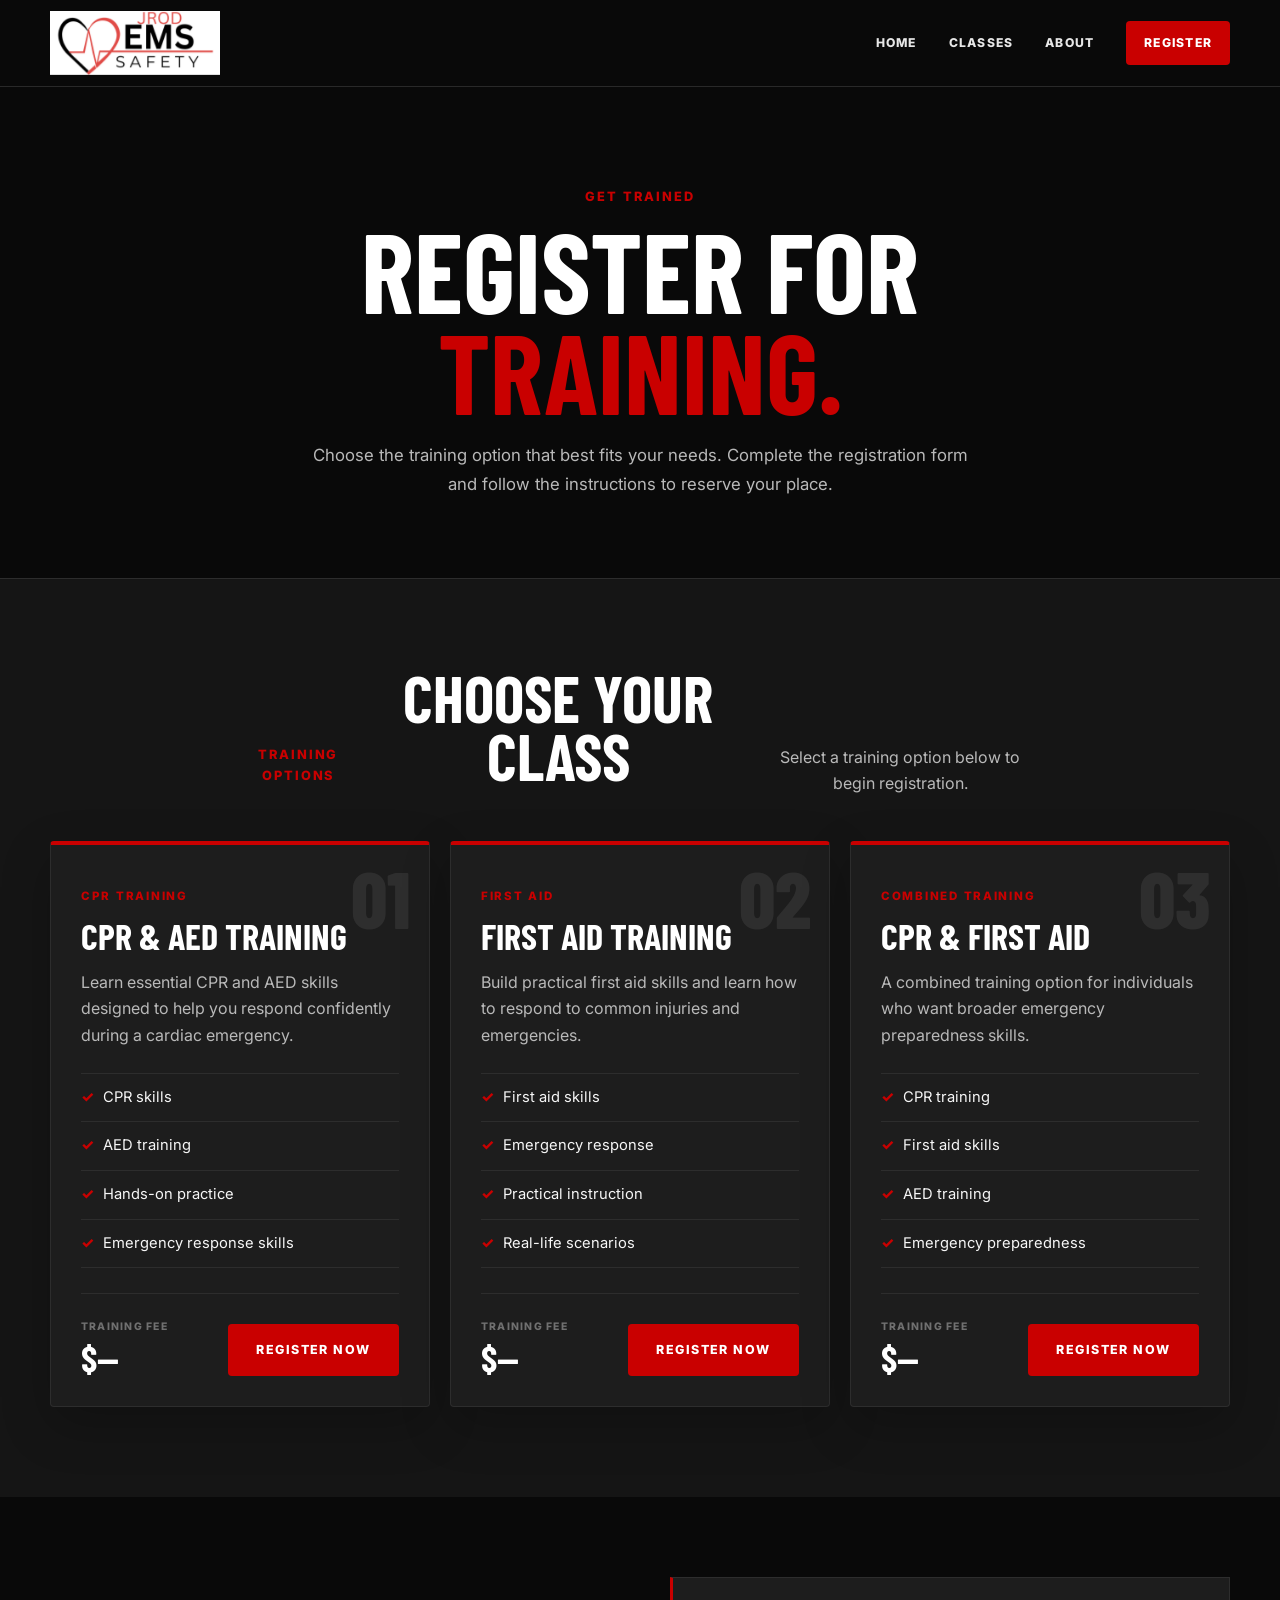
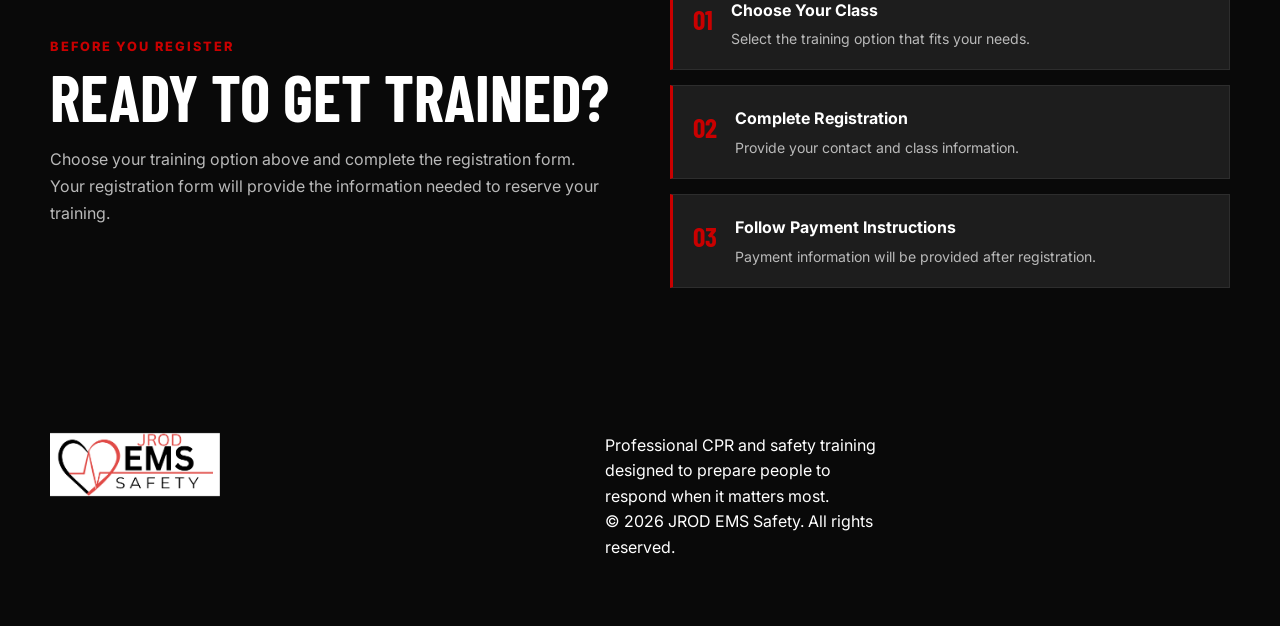
<file: register.html>
<!DOCTYPE html>
<html lang="en">

<head>

    <meta charset="UTF-8">
    <meta name="viewport" content="width=device-width, initial-scale=1.0">

    <title>Register | JROD EMS Safety</title>

    <meta
        name="description"
        content="Register for CPR, First Aid, and emergency safety training with JROD EMS Safety."
    >

    <!-- Fonts -->
    <link rel="preconnect" href="https://fonts.googleapis.com">

    <link
        href="https://fonts.googleapis.com/css2?family=Barlow+Condensed:wght@500;600;700;800&family=Inter:wght@400;500;600;700;800&display=swap"
        rel="stylesheet"
    >

    <!-- AOS -->
    <link
        href="https://unpkg.com/aos@2.3.1/dist/aos.css"
        rel="stylesheet"
    >

    <!-- Main CSS -->
    <link rel="stylesheet" href="style.css">

</head>


<body>


<!-- =========================================================
     HEADER
========================================================= -->

<header class="site-header">

    <div class="header-inner">

        <a
            href="index.html"
            class="brand"
            aria-label="JROD EMS Safety Home"
        >

            <div class="brand-wordmark">

                <img
                    src="images/JROD.png"
                    alt="JROD EMS Safety"
                    class="brand-logo"
                >

            </div>

        </a>


        <nav class="main-nav" id="main-nav">

            <a href="index.html">
                Home
            </a>

            <a href="classes.html">
                Classes
            </a>

            <a href="about.html">
                About
            </a>

            <a
                href="register.html"
                class="active nav-register"
            >
                Register
            </a>

        </nav>


        <button
            class="menu-toggle"
            id="menu-toggle"
            aria-label="Open navigation"
            aria-expanded="false"
        >

            <span></span>
            <span></span>
            <span></span>

        </button>

    </div>

</header>



<!-- =========================================================
     REGISTRATION HERO
========================================================= -->

<main>

<section class="page-hero">

    <div
        class="page-hero-inner"
        data-aos="fade-up"
    >

        <span class="eyebrow">
            GET TRAINED
        </span>

        <h1>
            Register For
            <span>Training.</span>
        </h1>

        <p>
            Choose the training option that best fits your needs.
            Complete the registration form and follow the instructions
            to reserve your place.
        </p>

    </div>

</section>



<!-- =========================================================
     REGISTRATION OPTIONS
========================================================= -->

<section class="registration-section">

    <div class="section-heading">

        <span class="eyebrow">
            TRAINING OPTIONS
        </span>

        <h2>
            Choose Your Class
        </h2>

        <p>
            Select a training option below to begin registration.
        </p>

    </div>


    <div class="registration-grid">


        <!-- =================================================
             CPR & AED
        ================================================== -->

        <article
            class="registration-card"
            data-aos="fade-up"
            data-aos-delay="0"
        >

            <div class="registration-number">
                01
            </div>

            <div class="registration-card-content">

                <span class="registration-label">
                    CPR TRAINING
                </span>

                <h3>
                    CPR & AED Training
                </h3>

                <p>
                    Learn essential CPR and AED skills designed
                    to help you respond confidently during a
                    cardiac emergency.
                </p>


                <ul class="registration-features">

                    <li>
                        CPR skills
                    </li>

                    <li>
                        AED training
                    </li>

                    <li>
                        Hands-on practice
                    </li>

                    <li>
                        Emergency response skills
                    </li>

                </ul>


                <div class="registration-bottom">

                    <div class="registration-price">

                        <span>
                            TRAINING FEE
                        </span>

                        <strong>
                            $—
                        </strong>

                    </div>


                    <!-- REPLACE WITH CPR GOOGLE FORM LINK -->

                    <a
                        href="YOUR_CPR_GOOGLE_FORM_LINK"
                        class="btn btn-red registration-btn"
                        target="_blank"
                        rel="noopener"
                    >
                        Register Now
                    </a>

                </div>

            </div>

        </article>



        <!-- =================================================
             FIRST AID
        ================================================== -->

        <article
            class="registration-card"
            data-aos="fade-up"
            data-aos-delay="100"
        >

            <div class="registration-number">
                02
            </div>

            <div class="registration-card-content">

                <span class="registration-label">
                    FIRST AID
                </span>

                <h3>
                    First Aid Training
                </h3>

                <p>
                    Build practical first aid skills and learn
                    how to respond to common injuries and
                    emergencies.
                </p>


                <ul class="registration-features">

                    <li>
                        First aid skills
                    </li>

                    <li>
                        Emergency response
                    </li>

                    <li>
                        Practical instruction
                    </li>

                    <li>
                        Real-life scenarios
                    </li>

                </ul>


                <div class="registration-bottom">

                    <div class="registration-price">

                        <span>
                            TRAINING FEE
                        </span>

                        <strong>
                            $—
                        </strong>

                    </div>


                    <!-- REPLACE WITH FIRST AID GOOGLE FORM LINK -->

                    <a
                        href="YOUR_FIRST_AID_GOOGLE_FORM_LINK"
                        class="btn btn-red registration-btn"
                        target="_blank"
                        rel="noopener"
                    >
                        Register Now
                    </a>

                </div>

            </div>

        </article>



        <!-- =================================================
             CPR & FIRST AID
        ================================================== -->

        <article
            class="registration-card"
            data-aos="fade-up"
            data-aos-delay="200"
        >

            <div class="registration-number">
                03
            </div>

            <div class="registration-card-content">

                <span class="registration-label">
                    COMBINED TRAINING
                </span>

                <h3>
                    CPR & First Aid
                </h3>

                <p>
                    A combined training option for individuals
                    who want broader emergency preparedness
                    skills.
                </p>


                <ul class="registration-features">

                    <li>
                        CPR training
                    </li>

                    <li>
                        First aid skills
                    </li>

                    <li>
                        AED training
                    </li>

                    <li>
                        Emergency preparedness
                    </li>

                </ul>


                <div class="registration-bottom">

                    <div class="registration-price">

                        <span>
                            TRAINING FEE
                        </span>

                        <strong>
                            $—
                        </strong>

                    </div>


                    <!-- REPLACE WITH COMBINED GOOGLE FORM LINK -->

                    <a
                        href="YOUR_CPR_FIRST_AID_GOOGLE_FORM_LINK"
                        class="btn btn-red registration-btn"
                        target="_blank"
                        rel="noopener"
                    >
                        Register Now
                    </a>

                </div>

            </div>

        </article>


    </div>

</section>



<!-- =========================================================
     REGISTRATION INFORMATION
========================================================= -->

<section class="registration-info-section">

    <div
        class="registration-info"
        data-aos="fade-up"
    >

        <div class="registration-info-copy">

            <span class="eyebrow">
                BEFORE YOU REGISTER
            </span>

            <h2>
                Ready To Get Trained?
            </h2>

            <p>
                Choose your training option above and complete
                the registration form. Your registration form
                will provide the information needed to reserve
                your training.
            </p>

        </div>


        <div class="registration-steps">

            <div class="registration-step">

                <span>01</span>

                <div>
                    <strong>
                        Choose Your Class
                    </strong>

                    <p>
                        Select the training option that fits
                        your needs.
                    </p>
                </div>

            </div>


            <div class="registration-step">

                <span>02</span>

                <div>
                    <strong>
                        Complete Registration
                    </strong>

                    <p>
                        Provide your contact and class information.
                    </p>

                </div>

            </div>


            <div class="registration-step">

                <span>03</span>

                <div>
                    <strong>
                        Follow Payment Instructions
                    </strong>

                    <p>
                        Payment information will be provided
                        after registration.
                    </p>

                </div>

            </div>

        </div>

    </div>

</section>


</main>



<!-- =========================================================
     FOOTER
========================================================= -->

<footer class="site-footer">

    <div class="footer-inner">

        <div class="footer-brand">

            <a
                href="index.html"
                aria-label="JROD EMS Safety Home"
            >

                <img
                    src="images/JROD.png"
                    alt="JROD EMS Safety"
                    class="brand-logo"
                >

            </a>

        </div>


        <div class="footer-copy">

            <p>
                Professional CPR and safety training
                designed to prepare people to respond
                when it matters most.
            </p>

            <p class="copyright">
                © 2026 JROD EMS Safety. All rights reserved.
            </p>

        </div>

    </div>

</footer>



<!-- =========================================================
     AOS
========================================================= -->

<script src="https://unpkg.com/aos@2.3.1/dist/aos.js"></script>


<script>

AOS.init({
    duration: 700,
    once: true
});


/* =========================================================
   MOBILE NAVIGATION
========================================================= */

const menuToggle = document.getElementById("menu-toggle");
const mainNav = document.getElementById("main-nav");


if (menuToggle && mainNav) {

    menuToggle.addEventListener("click", () => {

        const isOpen =
            mainNav.classList.toggle("open");

        menuToggle.classList.toggle("open");

        menuToggle.setAttribute(
            "aria-expanded",
            isOpen
        );

    });

}

</script>


</body>

</html>
</file>
<file: style.css>
/* =========================================================
   JROD EMS SAFETY
   Home Page Styles
   Brand: Black + Red / CPR-inspired
   ========================================================= */

:root {
  --black: #090909;
  --black-soft: #151515;
  --black-card: #1d1d1d;
  --red: #c90000;
  --red-dark: #980000;
  --red-bright: #e00000;
  --white: #ffffff;
  --off-white: #f6f6f6;
  --gray: #b9b9b9;
  --dark-gray: #707070;
  --border: #2d2d2d;

  --max-width: 1180px;
  --radius: 4px;
  --shadow: 0 18px 50px rgba(0, 0, 0, 0.22);
}

/* ---------- RESET ---------- */

* {
  box-sizing: border-box;
  margin: 0;
  padding: 0;
}

html {
  scroll-behavior: smooth;
}

body {
  font-family: "Inter", Arial, sans-serif;
  background: var(--white);
  color: var(--black);
  line-height: 1.6;
}

img {
  display: block;
  max-width: 100%;
}

a {
  color: inherit;
  text-decoration: none;
}

button,
a {
  -webkit-tap-highlight-color: transparent;
}

::selection {
  background: var(--red);
  color: var(--white);
}

/* ---------- SHARED ---------- */

.section-inner,
.header-inner,
.footer-inner {
  width: min(100% - 40px, var(--max-width));
  margin-inline: auto;
}

.section-kicker,
.eyebrow {
  font-size: 0.76rem;
  font-weight: 800;
  letter-spacing: 0.18em;
  text-transform: uppercase;
}

.section-kicker {
  color: var(--red);
  margin-bottom: 10px;
}

.text-link {
  display: inline-flex;
  align-items: center;
  gap: 10px;
  color: var(--red);
  font-size: 0.9rem;
  font-weight: 800;
  text-transform: uppercase;
  letter-spacing: 0.08em;
}

.text-link span {
  transition: transform 0.2s ease;
}

.text-link:hover span {
  transform: translateX(5px);
}

.btn {
  display: inline-flex;
  min-height: 52px;
  align-items: center;
  justify-content: center;
  padding: 0 26px;
  border: 2px solid transparent;
  border-radius: var(--radius);
  font-size: 0.78rem;
  font-weight: 800;
  letter-spacing: 0.12em;
  text-transform: uppercase;
  transition:
    transform 0.2s ease,
    background 0.2s ease,
    border-color 0.2s ease,
    color 0.2s ease;
}

.btn:hover {
  transform: translateY(-2px);
}

.btn-red {
  background: var(--red);
  color: var(--white);
}

.btn-red:hover {
  background: var(--red-bright);
}

.btn-outline {
  border-color: rgba(255, 255, 255, 0.7);
  color: var(--white);
}

.btn-outline:hover {
  background: var(--white);
  border-color: var(--white);
  color: var(--black);
}

.btn-white {
  background: var(--white);
  color: var(--black);
}

.btn-white:hover {
  background: var(--off-white);
}

/* ---------- HEADER ---------- */

.site-header {
  position: relative;
  z-index: 100;
  background: var(--black);
  color: var(--white);
  border-bottom: 1px solid #292929;
}

.header-inner {
  min-height: 86px;
  display: flex;
  align-items: center;
  justify-content: space-between;
  gap: 30px;
}

.brand {
  display: inline-flex;
  align-items: center;
  gap: 12px;
  min-width: 220px;
}

.brand-mark {
  width: 58px;
  height: 58px;
  display: grid;
  place-items: center;
}

.main-nav {
  display: flex;
  align-items: center;
  gap: 32px;
}

.main-nav a {
  position: relative;
  padding: 8px 0;
  color: #e7e7e7;
  font-size: 0.76rem;
  font-weight: 800;
  letter-spacing: 0.1em;
  text-transform: uppercase;
}

.main-nav a::after {
  content: "";
  position: absolute;
  left: 0;
  right: 100%;
  bottom: 0;
  height: 2px;
  background: var(--red);
  transition: right 0.2s ease;
}

.main-nav a:hover::after,
.main-nav a.active::after {
  right: 0;
}

.main-nav .nav-register {
  padding: 12px 18px;
  background: var(--red);
  color: var(--white);
  border-radius: var(--radius);
}

.main-nav .nav-register::after {
  display: none;
}

.menu-toggle {
  display: none;
  width: 44px;
  height: 44px;
  border: 0;
  background: transparent;
  cursor: pointer;
}

.menu-toggle span {
  display: block;
  width: 25px;
  height: 2px;
  margin: 5px auto;
  background: var(--white);
}

/* ---------- HERO ---------- */

.hero {
  position: relative;
  overflow: hidden;
  min-height: 680px;
  display: flex;
  align-items: center;
  background:
    linear-gradient(105deg, rgba(0, 0, 0, 0.99) 0%, rgba(8, 8, 8, 0.95) 52%, rgba(15, 0, 0, 0.8) 100%);
  color: var(--white);
}

.hero::before {
  content: "";
  position: absolute;
  right: -140px;
  top: -140px;
  width: 500px;
  height: 500px;
  border: 70px solid rgba(201, 0, 0, 0.12);
  border-radius: 50%;
}

.hero-content {
  position: relative;
  z-index: 2;
  width: min(100% - 40px, var(--max-width));
  margin-inline: auto;
  display: grid;
  grid-template-columns: 1fr 0.9fr;
  gap: 70px;
  align-items: center;
  padding: 80px 0;
}

.hero-copy {
  max-width: 620px;
}

.eyebrow {
  color: #ff4949;
  margin-bottom: 18px;
}

.hero h1 {
  max-width: 700px;
  font-family: "Barlow Condensed", Impact, sans-serif;
  font-size: clamp(4rem, 7vw, 6.7rem);
  line-height: 0.86;
  font-weight: 700;
  letter-spacing: -0.02em;
  text-transform: uppercase;
}

.hero h1 span {
  color: var(--red);
}

.hero-text {
  max-width: 590px;
  margin-top: 28px;
  color: #d1d1d1;
  font-size: 1.08rem;
}

.hero-actions {
  display: flex;
  flex-wrap: wrap;
  gap: 13px;
  margin-top: 34px;
}

.hero-trust {
  display: flex;
  align-items: center;
  gap: 10px;
  margin-top: 28px;
  color: #a9a9a9;
  font-size: 0.76rem;
  font-weight: 600;
}

.trust-dot {
  width: 8px;
  height: 8px;
  flex: 0 0 auto;
  border-radius: 50%;
  background: var(--red);
  box-shadow: 0 0 0 5px rgba(201, 0, 0, 0.15);
}

.hero-visual {
  position: relative;
  min-height: 490px;
}

.hero-photo-placeholder {
  position: absolute;
  inset: 0 0 0 35px;
  overflow: hidden;
  background:
    linear-gradient(135deg, rgba(201, 0, 0, 0.3), transparent 42%),
    linear-gradient(45deg, #1b1b1b, #555);
  border-left: 8px solid var(--red);
  box-shadow: var(--shadow);
}

/*
  Replace the placeholder background with the client's
  professional instructor photo:

  background-image:
    linear-gradient(rgba(0,0,0,.12), rgba(0,0,0,.35)),
    url("images/instructors.jpg");

  background-size: cover;
  background-position: center;
*/

.photo-overlay {
  position: absolute;
  inset: 0;
  background:
    linear-gradient(to top, rgba(0,0,0,.8), transparent 45%),
    repeating-linear-gradient(
      135deg,
      transparent 0,
      transparent 28px,
      rgba(255,255,255,.025) 28px,
      rgba(255,255,255,.025) 30px
    );
}

.photo-overlay::before {
  position: absolute;
  top: 28px;
  left: 28px;
  padding: 7px 10px;
  border-left: 3px solid var(--red);
  background: rgba(0,0,0,.65);
  color: var(--white);
  font-size: 0.65rem;
  font-weight: 800;
  letter-spacing: 0.15em;
}

.photo-caption {
  position: absolute;
  left: 30px;
  right: 30px;
  bottom: 30px;
  display: flex;
  flex-direction: column;
  gap: 5px;
}

.photo-caption span {
  color: #ff4b4b;
  font-size: 0.68rem;
  font-weight: 800;
  letter-spacing: 0.16em;
}

.photo-caption strong {
  font-family: "Barlow Condensed", Impact, sans-serif;
  font-size: 2rem;
  line-height: 1;
  text-transform: uppercase;
}

.emergency-badge {
  position: absolute;
  z-index: 5;
  left: 0;
  bottom: 45px;
  display: flex;
  align-items: center;
  gap: 12px;
  padding: 13px 16px;
  background: var(--red);
  color: var(--white);
  box-shadow: 0 10px 30px rgba(0,0,0,.35);
}

.badge-number {
  font-family: "Barlow Condensed", Impact, sans-serif;
  font-size: 2rem;
  font-weight: 700;
  line-height: 0.9;
}

.badge-label {
  font-size: 0.6rem;
  font-weight: 800;
  letter-spacing: 0.12em;
  line-height: 1.2;
}

/* ---------- MISSION ---------- */

.mission-section {
  padding: 110px 0;
  background: var(--white);
}

.mission-grid {
  display: grid;
  grid-template-columns: 220px 1fr;
  gap: 70px;
}

.mission-label {
  display: flex;
  align-items: flex-start;
  gap: 13px;
  padding-top: 8px;
  color: var(--red);
  font-size: 0.72rem;
  font-weight: 800;
  letter-spacing: 0.13em;
}

.section-number {
  font-family: "Barlow Condensed", Impact, sans-serif;
  font-size: 1.5rem;
  color: var(--black);
  line-height: 1;
}

.mission-copy {
  max-width: 800px;
}

.mission-copy h2 {
  max-width: 850px;
  margin-bottom: 24px;
  font-family: "Barlow Condensed", Impact, sans-serif;
  font-size: clamp(3rem, 5vw, 5rem);
  line-height: 0.95;
  text-transform: uppercase;
}

.mission-copy h2 span {
  color: var(--red);
}

.mission-text {
  max-width: 730px;
  color: #555;
  font-size: 1.05rem;
}

.mission-copy .text-link {
  margin-top: 30px;
}

/* ---------- CLASSES ---------- */

.classes-preview {
  padding: 100px 0 110px;
  background: var(--off-white);
  border-top: 1px solid #e5e5e5;
}

.section-heading {
  display: flex;
  align-items: end;
  justify-content: space-between;
  gap: 30px;
  margin-bottom: 40px;
}

.section-heading h2 {
  font-family: "Barlow Condensed", Impact, sans-serif;
  font-size: clamp(3rem, 5vw, 4.7rem);
  line-height: 0.9;
  text-transform: uppercase;
}

.class-cards {
  display: grid;
  grid-template-columns: repeat(3, 1fr);
  gap: 18px;
}

.class-card {
  display: flex;
  gap: 20px;
  min-height: 270px;
  padding: 32px;
  background: var(--white);
  border-top: 5px solid var(--red);
  box-shadow: 0 10px 30px rgba(0,0,0,.06);
}

.class-card-dark {
  background: var(--black);
  color: var(--white);
}

.card-icon {
  width: 42px;
  height: 42px;
  flex: 0 0 auto;
  display: grid;
  place-items: center;
  background: var(--red);
  color: var(--white);
  font-family: "Barlow Condensed", Impact, sans-serif;
  font-size: 1.6rem;
  font-weight: 700;
}

.card-tag {
  display: block;
  margin-bottom: 12px;
  color: var(--red);
  font-size: 0.65rem;
  font-weight: 800;
  letter-spacing: 0.16em;
}

.class-card h3 {
  margin-bottom: 12px;
  font-family: "Barlow Condensed", Impact, sans-serif;
  font-size: 2.15rem;
  line-height: 0.95;
  text-transform: uppercase;
}

.class-card p {
  color: #666;
  font-size: 0.9rem;
}

.class-card-dark p {
  color: #bbb;
}

.class-card a {
  display: inline-flex;
  gap: 8px;
  margin-top: 24px;
  color: var(--red);
  font-size: 0.72rem;
  font-weight: 800;
  letter-spacing: 0.1em;
  text-transform: uppercase;
}

.class-card a span {
  transition: transform .2s ease;
}

.class-card a:hover span {
  transform: translateX(4px);
}

.mobile-class-link {
  display: none;
}

/* ---------- FINAL CTA ---------- */

.final-cta {
  position: relative;
  overflow: hidden;
  padding: 80px 0;
  background: var(--red);
  color: var(--white);
}

.final-cta::before {
  content: "";
  position: absolute;
  right: -100px;
  top: -180px;
  width: 450px;
  height: 450px;
  border: 70px solid rgba(0,0,0,.1);
  border-radius: 50%;
}

.final-cta-inner {
  position: relative;
  z-index: 1;
  display: flex;
  align-items: center;
  justify-content: space-between;
  gap: 40px;
}

.final-cta .section-kicker {
  color: rgba(255,255,255,.75);
}

.final-cta h2 {
  font-family: "Barlow Condensed", Impact, sans-serif;
  font-size: clamp(3rem, 5vw, 5rem);
  line-height: .9;
  text-transform: uppercase;
}

/* ---------- FOOTER ---------- */

.site-footer {
  background: var(--black);
  color: var(--white);
}

.footer-inner {
  display: grid;
  grid-template-columns: 1.4fr .8fr .8fr;
  gap: 70px;
  padding: 65px 0;
}

.brand-footer {
  min-width: 0;
}

.footer-brand > p {
  max-width: 270px;
  margin-top: 18px;
  color: #999;
  font-size: .85rem;
}

.footer-links,
.footer-contact {
  display: flex;
  flex-direction: column;
  gap: 10px;
}

.footer-links h3,
.footer-contact h3 {
  margin-bottom: 10px;
  color: var(--red);
  font-size: .7rem;
  font-weight: 800;
  letter-spacing: .16em;
  text-transform: uppercase;
}

.footer-links a,
.footer-contact p,
.footer-contact a {
  color: #aaa;
  font-size: .82rem;
}

.footer-links a:hover,
.footer-contact a:hover {
  color: var(--white);
}

.footer-bottom {
  width: min(100% - 40px, var(--max-width));
  margin-inline: auto;
  padding: 18px 0;
  display: flex;
  align-items: center;
  justify-content: space-between;
  gap: 20px;
  border-top: 1px solid var(--border);
  color: #777;
  font-size: .68rem;
  font-weight: 600;
  letter-spacing: .08em;
  text-transform: uppercase;
}

/* ---------- RESPONSIVE ---------- */

@media (max-width: 1000px) {

  .hero-content {
    grid-template-columns: 1fr;
    gap: 50px;
  }

  .hero {
    min-height: auto;
  }

  .hero-visual {
    min-height: 460px;
    max-width: 680px;
  }

  .mission-grid {
    grid-template-columns: 1fr;
    gap: 25px;
  }

  .class-cards {
    grid-template-columns: 1fr;
  }

  .class-card {
    min-height: auto;
  }

  .photo-strip {
    grid-template-columns: repeat(2, 1fr);
  }

  .footer-inner {
    grid-template-columns: 1fr 1fr;
  }

  .footer-brand {
    grid-column: 1 / -1;
  }
}

@media (max-width: 760px) {

  .section-inner,
  .header-inner,
  .footer-inner {
    width: min(100% - 30px, var(--max-width));
  }

  .header-inner {
    min-height: 76px;
  }

  .menu-toggle {
    display: block;
  }

  .main-nav {
    position: absolute;
    left: 15px;
    right: 15px;
    top: calc(100% + 1px);
    display: none;
    flex-direction: column;
    align-items: stretch;
    gap: 0;
    padding: 12px;
    background: var(--black);
    border: 1px solid var(--border);
    box-shadow: var(--shadow);
  }

  .main-nav.open {
    display: flex;
  }

  .main-nav a {
    padding: 14px 10px;
  }

  .main-nav .nav-register {
    margin-top: 8px;
    text-align: center;
  }

  .brand {
    min-width: auto;
  }

  .brand-wordmark {
    width: 100px;
  }

  .hero-content {
    width: min(100% - 30px, var(--max-width));
    padding: 70px 0;
  }

  .hero h1 {
    font-size: clamp(3.6rem, 17vw, 5.6rem);
  }

  .hero-text {
    font-size: .98rem;
  }

  .hero-visual {
    min-height: 390px;
  }

  .hero-photo-placeholder {
    left: 20px;
  }

  .emergency-badge {
    bottom: 25px;
  }

  .mission-section,
  .classes-preview {
    padding: 75px 0;
  }

  .mission-copy h2,
  .section-heading h2 {
    font-size: clamp(2.8rem, 13vw, 4.4rem);
  }

  .section-heading {
    align-items: flex-start;
  }

  .desktop-link {
    display: none;
  }

  .mobile-class-link {
    display: inline-flex;
    margin-top: 30px;
  }

  .photo-strip {
    grid-template-columns: 1fr 1fr;
  }

  .photo-tile {
    min-height: 190px;
  }

  .final-cta {
    padding: 65px 0;
  }

  .final-cta-inner {
    flex-direction: column;
    align-items: flex-start;
  }

  .footer-inner {
    grid-template-columns: 1fr;
    gap: 40px;
    padding: 50px 0;
  }

  .footer-brand {
    grid-column: auto;
  }

  .footer-bottom {
    flex-direction: column;
    align-items: flex-start;
    padding: 18px 0 25px;
  }
}

@media (max-width: 480px) {

  .hero-actions {
    flex-direction: column;
    align-items: stretch;
  }

  .hero-actions .btn {
    width: 100%;
  }

  .hero-visual {
    min-height: 330px;
  }

  .hero-photo-placeholder {
    left: 10px;
    border-left-width: 5px;
  }

  .emergency-badge {
    left: 0;
    bottom: 15px;
  }

  .class-card {
    flex-direction: column;
    padding: 26px;
  }

  .photo-strip {
    grid-template-columns: 1fr;
  }

  .photo-tile {
    min-height: 210px;
  }

  
  .btn {
    min-height: 50px;
  }
}
/* ---------- INSTRUCTORS / EMPLOYEE SECTION (BRAND MATCHED) ---------- */

.employee-section {
  padding: 90px 0;
  background: var(--black);
  color: var(--white);
  border-top: 1px solid var(--border);
}

.employee-heading {
  font-family: "Barlow Condensed", Impact, sans-serif;
  font-size: 2.8rem;
  text-transform: uppercase;
  text-align: center;
  letter-spacing: 0.12em;
  margin-bottom: 50px;
  color: var(--red);
}

/* Grid layout */
.employee-grid {
  display: grid;
  grid-template-columns: repeat(auto-fit, minmax(260px, 1fr));
  gap: 40px;
}

/* Individual card */
.employee-card {
  background: var(--black-card);
  border: 2px solid var(--border);
  border-radius: var(--radius);
  box-shadow: var(--shadow);
  overflow: hidden;
  transition: transform 0.25s ease, box-shadow 0.25s ease;
}

.employee-card:hover {
  transform: translateY(-6px);
  box-shadow: 0 22px 55px rgba(0,0,0,0.35);
}

/* Photo */
.employee-card img {
  width: 100%;
  height: 260px;
  object-fit: cover;
  display: block;
  border-bottom: 3px solid var(--red);
}

/* Name label */
.employee-name {
  padding: 18px 20px 22px;
  font-size: 0.9rem;
  font-weight: 800;
  text-transform: uppercase;
  letter-spacing: 0.14em;
  color: var(--gray);
  text-align: center;
}

/* Mobile adjustments */
@media (max-width: 640px) {
  .employee-section {
    padding: 70px 0;
  }

  .employee-heading {
    font-size: 2.2rem;
  }

  .employee-card img {
    height: 220px;
  }
}

/* ---------- PHOTO STRIP ---------- */

/*
  Replace each tile with actual class photos:

  .photo-one {
    background-image:
      linear-gradient(to top, rgba(0,0,0,.7), transparent),
      url("images/class-1.jpg");
    background-size: cover;
    background-position: center;
  }
*/

.photo-strip {
  display: grid;
  grid-template-columns: repeat(2, 1fr);
  min-height: 350px;
  background: var(--black);
}

.photo-tile {
  position: relative;
  min-height: 350px;
  overflow: hidden;
  background-size: cover;
  background-position: center;
  background-repeat: no-repeat;
  display: flex;
  align-items: flex-end;
  padding: 28px;
  color: var(--white);
  font-weight: 700;
  text-transform: uppercase;
  letter-spacing: 0.1em;
  border-right: 1px solid rgba(255,255,255,.08);
}

.photo-tile:nth-child(even) {
  background-color: #222;
}

.photo-tile::before {
  content: "";
  position: absolute;
  inset: 0;
  background: rgba(0,0,0,.45);
}

.photo-tile::after {
  content: "+";
  position: absolute;
  top: 18px;
  right: 20px;
  color: rgba(255,255,255,.35);
  font-family: "Barlow Condensed", Impact, sans-serif;
  font-size: 2rem;
}

.photo-tile span {
  position: relative;
  z-index: 2;
  color: var(--white);
  font-size: 0.65rem;
  font-weight: 800;
  letter-spacing: 0.14em;
}

/* Mobile */
@media (max-width: 768px) {
  .photo-strip {
    grid-template-columns: 1fr;
  }
  .photo-tile {
    min-height: 260px;
  }
}

@media (max-width: 480px) {
  .photo-tile {
    min-height: 220px;
  }
}
/* =========================
   JROD LOGO
========================= */

.brand {
    display: inline-flex;
    align-items: center;
    flex-shrink: 0;
    text-decoration: none;
}

.brand-logo {
    display: block;
    width: 170px;
    height: auto;
    max-height: 64px;
    object-fit: contain;

    opacity: 0;
    transform: translateX(-45px);

    animation:
        logoSlideIn 0.9s ease-out forwards,
        logoThrob 3.5s ease-in-out 1s infinite;

    transform-origin: center center;
}

/* Logo slides in from the left */
@keyframes logoSlideIn {
    0% {
        opacity: 0;
        transform: translateX(-45px);
    }

    100% {
        opacity: 1;
        transform: translateX(0);
    }
}

/* Subtle throb */
@keyframes logoThrob {
    0%,
    100% {
        transform: scale(1);
    }

    50% {
        transform: scale(1.045);
    }
}

/* Accessibility */
@media (prefers-reduced-motion: reduce) {
    .brand-logo {
        opacity: 1;
        transform: none;
        animation: none;
    }
}

/* Mobile */
@media (max-width: 760px) {
    .brand-logo {
        width: 145px;
        max-height: 58px;
    }
}

@media (max-width: 480px) {
    .brand-logo {
        width: 130px;
        max-height: 52px;
    }
}
/* =========================================================
   UPCOMING CLASSES / SCHEDULE
========================================================= */

.schedule-section {
    padding: 60px 0;
    background: var(--black-soft);
}

.schedule-section .section-heading {
    display: block;
    width: min(100% - 40px, 800px);
    margin: 0 auto 40px;
    text-align: center;
}

.schedule-section .eyebrow {
    display: block;
    margin-bottom: 10px;
    color: var(--red);
    font-size: .8rem;
    font-weight: 800;
    letter-spacing: .15em;
}

.schedule-section .section-heading h2 {
    margin: 0 0 12px;
    color: var(--white);
    font-size: clamp(2.5rem, 5vw, 4rem);
}

.schedule-section .section-heading p {
    margin: 0;
    color: var(--gray);
    font-size: 1rem;
}

.schedule-grid {
    width: min(100% - 40px, 1180px);
    margin: 35px auto 0;
    display: grid;
    gap: 16px;
}

.schedule-card {
    display: grid;
    grid-template-columns: 100px 1fr auto;
    align-items: center;
    gap: 25px;
    padding: 20px;
    background: var(--black-card);
    border: 1px solid var(--border);
    border-left: 4px solid var(--red);
    border-radius: 4px;
}

.schedule-date {
    text-align: center;
    border-right: 1px solid var(--border);
    padding-right: 20px;
}

.schedule-date .month {
    display: block;
    color: var(--red);
    font-size: .8rem;
    font-weight: 800;
    letter-spacing: .15em;
}

.schedule-date .day {
    display: block;
    color: var(--white);
    font-family: "Barlow Condensed", Impact, sans-serif;
    font-size: 3rem;
    font-weight: 700;
    line-height: 1;
}

.schedule-info h3 {
    margin: 0 0 6px;
    color: var(--white);
    font-family: "Barlow Condensed", Impact, sans-serif;
    font-size: 1.7rem;
    text-transform: uppercase;
}

.schedule-info p {
    margin: 4px 0;
    color: var(--gray);
}

.schedule-info strong {
    color: var(--white);
}

.schedule-card .btn {
    white-space: nowrap;
    color: #ffffff;
    font-size: 1.05rem;
}

/* Mobile */
@media (max-width: 760px) {

    .schedule-section {
        padding: 50px 0;
    }

    .schedule-card {
        grid-template-columns: 75px 1fr;
        gap: 18px;
    }

    .schedule-date {
        padding-right: 15px;
    }

    .schedule-date .day {
        font-size: 2.5rem;
    }

    .schedule-info h3 {
        font-size: 1.45rem;
    }

    .schedule-card .btn {
        grid-column: 1 / -1;
        width: 100%;
    }
}
/* =========================================================
   GOOGLE SHEET SCHEDULE
========================================================= */

.schedule-loading {
    padding: 35px 20px;
    text-align: center;
    color: var(--gray);
    background: var(--black-card);
    border: 1px solid var(--border);
    border-radius: 4px;
}

.schedule-empty {
    padding: 35px 20px;
    text-align: center;
    color: var(--gray);
    background: var(--black-card);
    border: 1px solid var(--border);
    border-radius: 4px;
}

.schedule-error {
    padding: 25px 20px;
    text-align: center;
    color: var(--white);
    background: var(--black-card);
    border: 1px solid var(--red);
    border-left: 4px solid var(--red);
    border-radius: 4px;
}

.schedule-card {
    transition: transform .2s ease, border-color .2s ease;
}

.schedule-card:hover {
    transform: translateY(-2px);
    border-color: var(--red);
}

.schedule-info .class-description {
    margin-top: 8px;
}

.schedule-info .class-location {
    font-size: .9rem;
}
/* =========================================================
   REGISTRATION PAGE
========================================================= */

.page-hero {
    padding: 100px 20px 80px;
    background: var(--black);
    border-bottom: 1px solid var(--border);
}

.page-hero-inner {
    width: min(100%, 850px);
    margin: 0 auto;
    text-align: center;
}

.page-hero .eyebrow {
    display: block;
    margin-bottom: 12px;
    color: var(--red);
    font-size: .8rem;
    font-weight: 800;
    letter-spacing: .15em;
}

.page-hero h1 {
    margin: 0 0 20px;
    color: var(--white);
    font-family: "Barlow Condensed", Impact, sans-serif;
    font-size: clamp(4rem, 9vw, 7rem);
    line-height: .9;
    text-transform: uppercase;
}

.page-hero h1 span {
    color: var(--red);
}

.page-hero p {
    max-width: 680px;
    margin: 0 auto;
    color: var(--gray);
    font-size: 1.05rem;
    line-height: 1.7;
}


/* =========================================================
   REGISTRATION CARDS
========================================================= */

.registration-section {
    padding: 90px 0;
    background: var(--black-soft);
}

.registration-section .section-heading {
    width: min(100% - 40px, 800px);
    margin: 0 auto 45px;
    text-align: center;
}

.registration-section .section-heading .eyebrow {
    display: block;
    margin-bottom: 10px;
    color: var(--red);
    font-size: .8rem;
    font-weight: 800;
    letter-spacing: .15em;
}

.registration-section .section-heading h2 {
    margin: 0 0 12px;
    color: var(--white);
    font-family: "Barlow Condensed", Impact, sans-serif;
    font-size: clamp(2.8rem, 5vw, 4.5rem);
    text-transform: uppercase;
}

.registration-section .section-heading p {
    margin: 0;
    color: var(--gray);
}


.registration-grid {
    width: min(100% - 40px, 1180px);
    margin: 0 auto;
    display: grid;
    grid-template-columns: repeat(3, 1fr);
    gap: 20px;
}


.registration-card {
    position: relative;
    display: flex;
    flex-direction: column;
    min-height: 560px;
    overflow: hidden;
    background: var(--black-card);
    border: 1px solid var(--border);
    border-top: 4px solid var(--red);
    border-radius: 4px;
    box-shadow: 0 18px 50px rgba(0,0,0,.22);
    transition:
        transform .25s ease,
        border-color .25s ease;
}


.registration-card:hover {
    transform: translateY(-6px);
    border-color: var(--red);
}


.registration-number {
    position: absolute;
    top: 12px;
    right: 18px;
    color: rgba(255,255,255,.08);
    font-family: "Barlow Condensed", Impact, sans-serif;
    font-size: 5rem;
    font-weight: 800;
    line-height: 1;
}


.registration-card-content {
    display: flex;
    flex: 1;
    flex-direction: column;
    padding: 42px 30px 30px;
}


.registration-label {
    margin-bottom: 12px;
    color: var(--red);
    font-size: .72rem;
    font-weight: 800;
    letter-spacing: .15em;
}


.registration-card h3 {
    margin: 0 0 15px;
    color: var(--white);
    font-family: "Barlow Condensed", Impact, sans-serif;
    font-size: 2.25rem;
    line-height: 1;
    text-transform: uppercase;
}


.registration-card > .registration-card-content > p {
    margin: 0;
    color: var(--gray);
    line-height: 1.65;
}


.registration-features {
    margin: 25px 0;
    padding: 0;
    list-style: none;
    border-top: 1px solid var(--border);
}


.registration-features li {
    position: relative;
    padding: 12px 0 12px 22px;
    color: var(--off-white);
    border-bottom: 1px solid var(--border);
    font-size: .92rem;
}


.registration-features li::before {
    content: "✓";
    position: absolute;
    left: 0;
    color: var(--red);
    font-weight: 800;
}


.registration-bottom {
    display: flex;
    align-items: flex-end;
    justify-content: space-between;
    gap: 15px;
    margin-top: auto;
    padding-top: 25px;
    border-top: 1px solid var(--border);
}


.registration-price span {
    display: block;
    margin-bottom: 3px;
    color: var(--dark-gray);
    font-size: .65rem;
    font-weight: 800;
    letter-spacing: .12em;
}


.registration-price strong {
    display: block;
    color: var(--white);
    font-family: "Barlow Condensed", Impact, sans-serif;
    font-size: 2.3rem;
    line-height: 1;
}


.registration-btn {
    white-space: nowrap;
    color: #ffffff;
}


/* =========================================================
   REGISTRATION INFORMATION
========================================================= */

.registration-info-section {
    padding: 80px 0;
    background: var(--black);
}


.registration-info {
    width: min(100% - 40px, 1180px);
    margin: 0 auto;
    display: grid;
    grid-template-columns: 1fr 1fr;
    gap: 60px;
    align-items: center;
}


.registration-info-copy .eyebrow {
    display: block;
    margin-bottom: 10px;
    color: var(--red);
    font-size: .8rem;
    font-weight: 800;
    letter-spacing: .15em;
}


.registration-info-copy h2 {
    margin: 0 0 18px;
    color: var(--white);
    font-family: "Barlow Condensed", Impact, sans-serif;
    font-size: clamp(2.8rem, 5vw, 4.5rem);
    line-height: .95;
    text-transform: uppercase;
}


.registration-info-copy p {
    max-width: 560px;
    margin: 0;
    color: var(--gray);
    line-height: 1.7;
}


.registration-steps {
    display: grid;
    gap: 15px;
}


.registration-step {
    display: flex;
    gap: 18px;
    padding: 20px;
    background: var(--black-card);
    border: 1px solid var(--border);
    border-left: 3px solid var(--red);
}


.registration-step > span {
    flex: 0 0 auto;
    color: var(--red);
    font-family: "Barlow Condensed", Impact, sans-serif;
    font-size: 1.7rem;
    font-weight: 700;
}


.registration-step strong {
    display: block;
    margin-bottom: 5px;
    color: var(--white);
}


.registration-step p {
    margin: 0;
    color: var(--gray);
    font-size: .88rem;
    line-height: 1.5;
}


/* =========================================================
   MOBILE
========================================================= */

@media (max-width: 1000px) {

    .registration-grid {
        grid-template-columns: 1fr;
        max-width: 650px;
    }

    .registration-card {
        min-height: auto;
    }

}


@media (max-width: 760px) {

    .page-hero {
        padding: 75px 20px 60px;
    }

    .registration-section {
        padding: 60px 0;
    }

    .registration-info-section {
        padding: 60px 0;
    }

    .registration-info {
        grid-template-columns: 1fr;
        gap: 40px;
    }

}


@media (max-width: 480px) {

    .registration-grid {
        width: min(100% - 30px, 650px);
    }

    .registration-card-content {
        padding: 35px 22px 25px;
    }

    .registration-bottom {
        align-items: stretch;
        flex-direction: column;
    }

    .registration-btn {
        width: 100%;
        text-align: center;
    }

}
</file>
